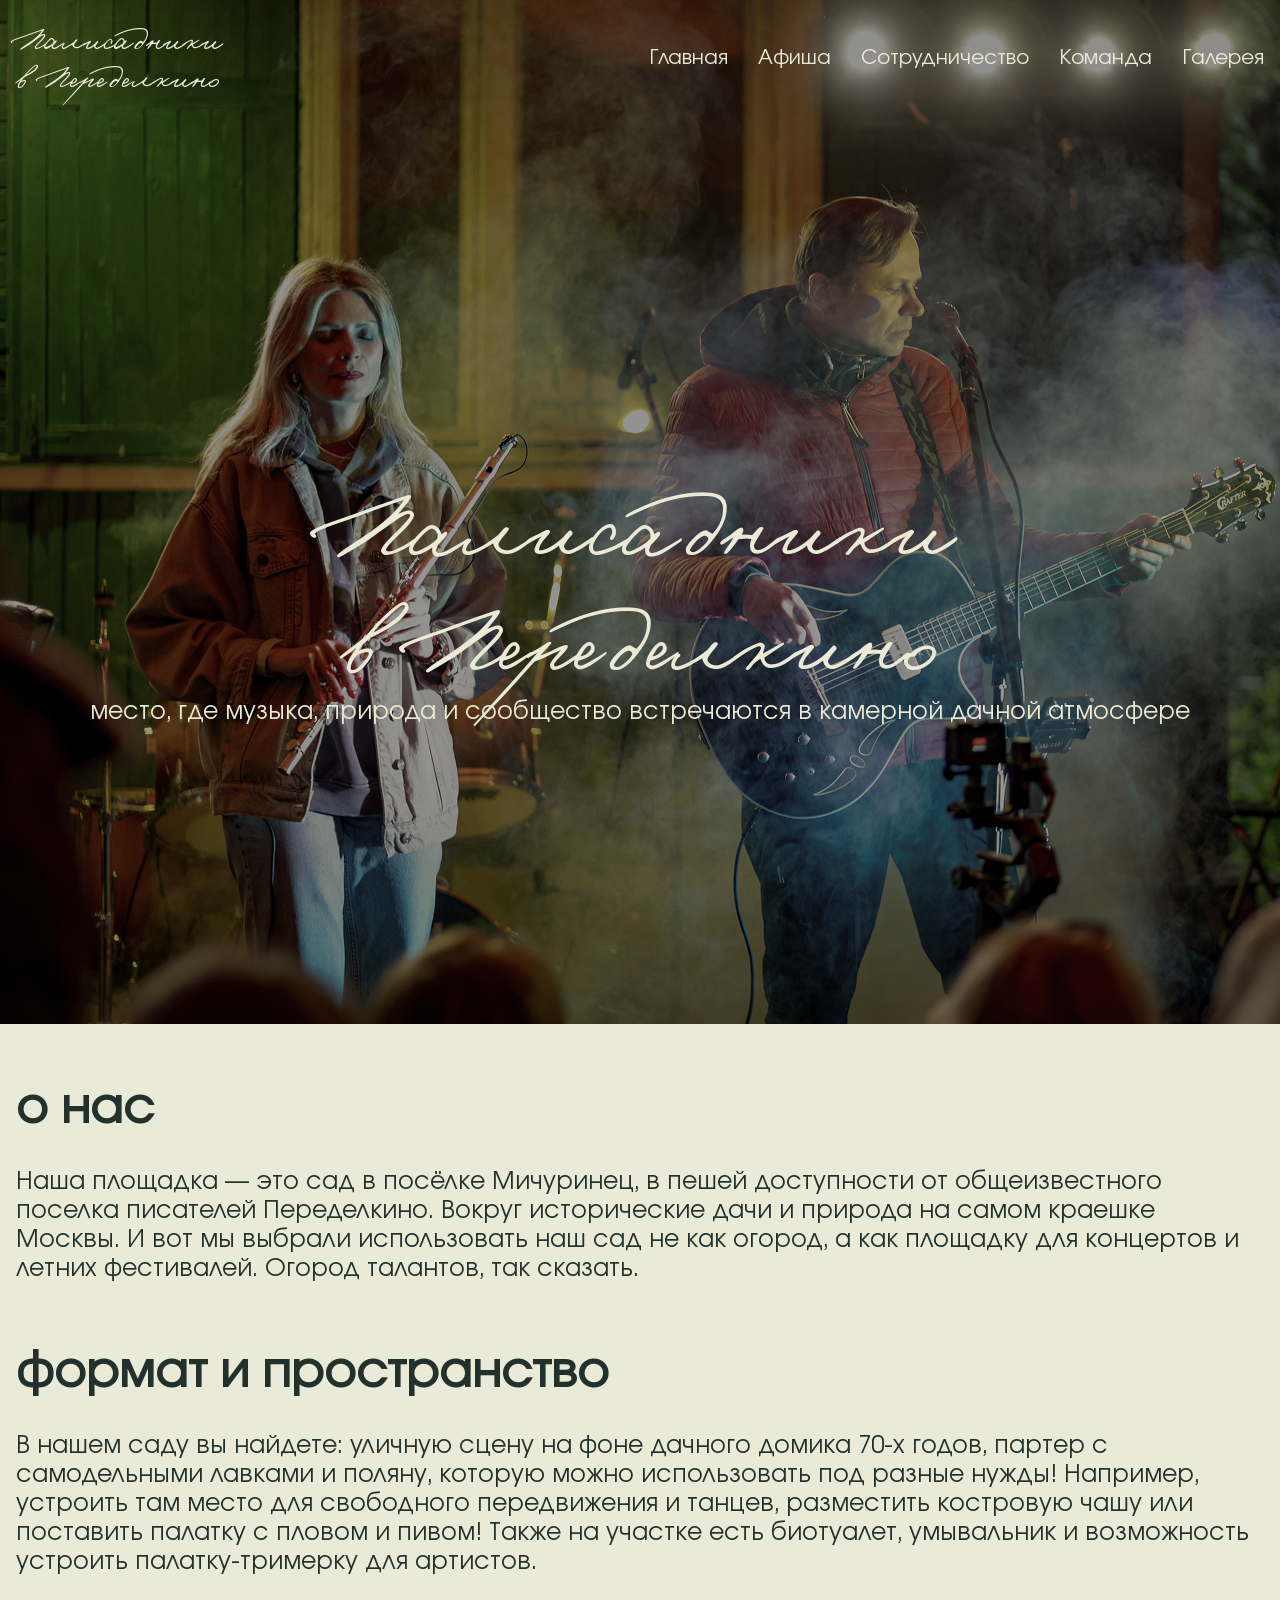
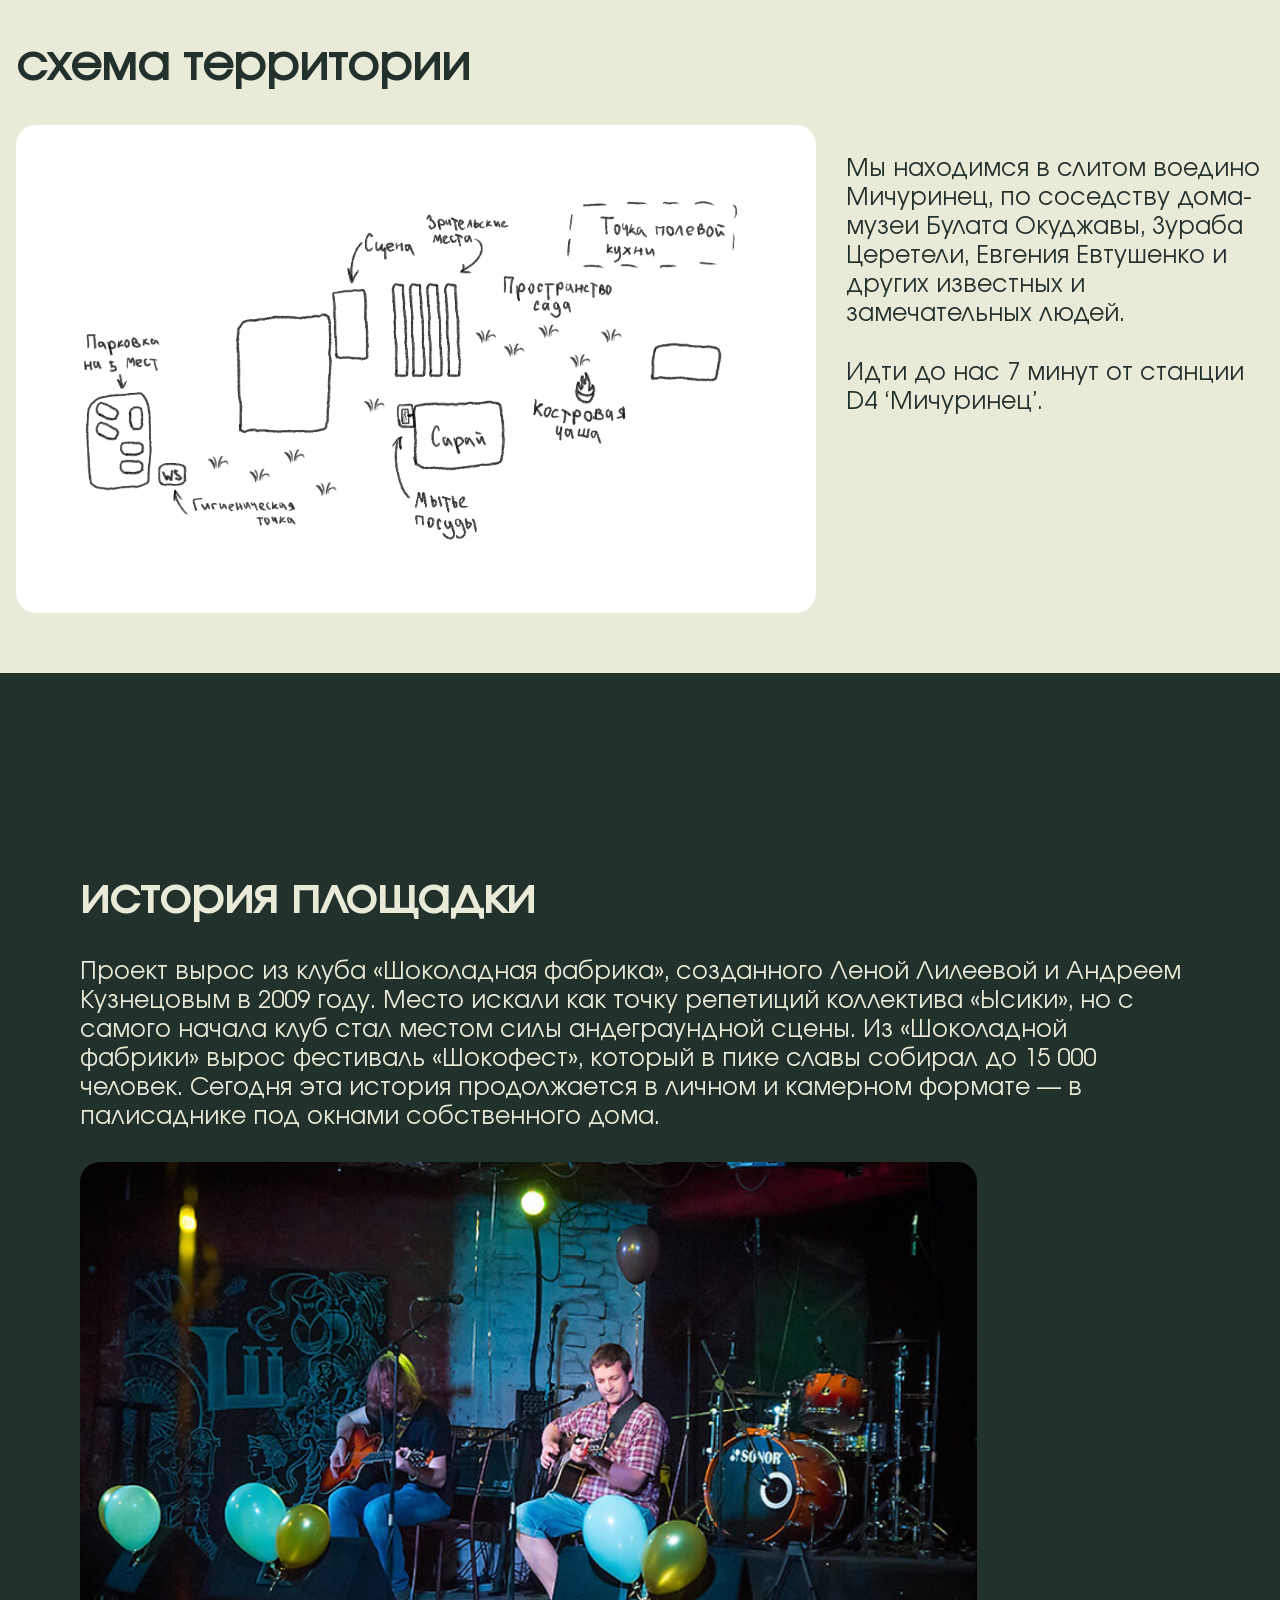
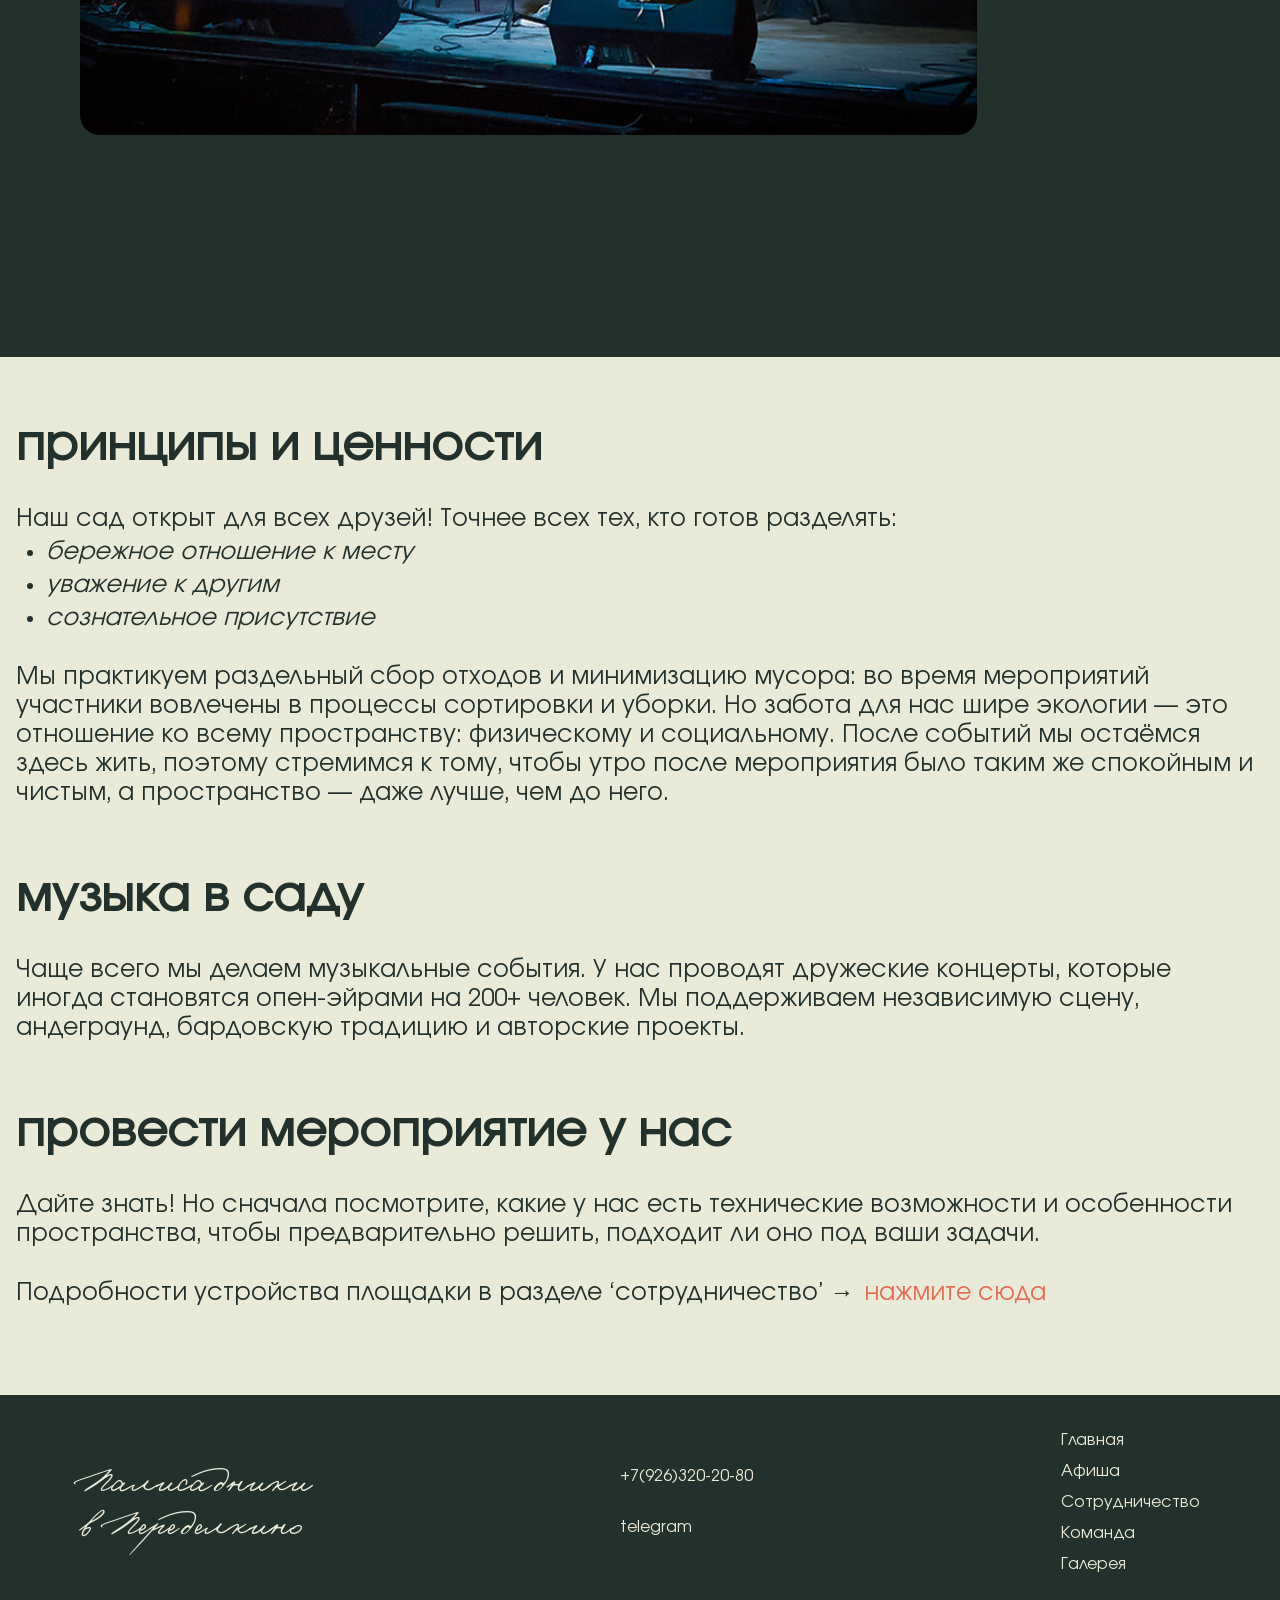
<file: index.html>
<!-- Файл: index.html -->
<!DOCTYPE html>
<html lang="ru">
<head>
    <meta charset="UTF-8">
    <meta name="viewport" content="width=device-width, initial-scale=1.0">
    <title>Палисадники в Переделкино — Главная</title>
    <link rel="stylesheet" href="style.css">
</head>
<body>
    <header class="header-main">
        <div class="header-main__menu center">
            <div class="header-main__logo">
                <span class="logo-main__text">Палисадники<br> в Переделкино</span>
            </div>
            <nav class="nav-main" aria-label="Основная навигация">
                <ul class="nav-main__list">
                    <a href="index.html" class="nav-main__link">Главная</a>
                    <a href="afisha.html" class="nav-main__link">Афиша</a>
                    <a href="cooperation.html" class="nav-main__link">Сотрудничество</a>
                    <a href="team.html" class="nav-main__link">Команда</a>
                    <a href="gallery.html" class="nav-main__link">Галерея</a>
                </ul>
            </nav>
        </div>
        <div class="center">
            <h1 class="header-main__text">Палисадники<br> в Переделкино</h1>
            <h3 class="header-main__subtext">место, где музыка, природа и сообщество встречаются в камерной дачной атмосфере</h3>
        </div>
    </header>

    <main class="main-content">
        <section class="about-us center">
            <h2 class="about-us__title">О нас</h2>
            <p class="about-us__text">
                Наша площадка — это сад в посёлке Мичуринец, в пешей доступности от общеизвестного поселка писателей Переделкино. 
                Вокруг исторические дачи и природа на самом краешке Москвы. И вот мы выбрали использовать наш сад не как огород, 
                а как площадку для концертов и летних фестивалей. Огород талантов, так сказать.
            </p>
        </section>

        <section class="format center">
            <h2 class="format__title">Формат и пространство</h2>
            <p class="format__text">
                В нашем саду вы найдете: уличную сцену на фоне дачного домика 70-х годов, партер с самодельными лавками и поляну, 
                которую можно использовать под разные нужды! Например, устроить там место для свободного передвижения и танцев, 
                разместить костровую чашу или поставить палатку с пловом и пивом! Также на участке есть биотуалет, умывальник 
                и возможность устроить палатку-тримерку для артистов.
            </p>
        </section>

        <section class="scheme center">
            <h2 class="scheme__title">Схема территории</h2>
            <div class="scheme__containers">
                <div class="scheme__container-img">
                    <img class="scheme__img" src="./img/scheme.JPG">
                </div>
                <div class="scheme__container-text">
                    <p class="scheme__text">Мы находимся в слитом воедино<br> Мичуринец, по соседству дома-<br>музеи Булата Окуджавы, Зураба<br> Церетели, Евгения Евтушенко и<br> других известных и<br> замечательных людей.</p>
                    <p class="scheme__text">Идти до нас 7 минут от станции<br> D4 ‘Мичуринец’.</p>
                </div>
            </div>
        </section>

        <section class="history">
            <h2 class="history__title">История площадки</h2>
            <div class="history__container">
                <p class="history__text">
                    Проект вырос из клуба «Шоколадная фабрика», созданного Леной Лилеевой и Андреем Кузнецовым в 2009 году. Место искали как точку репетиций коллектива «Ысики», но с самого начала клуб стал местом силы андеграундной сцены. Из «Шоколадной фабрики» вырос фестиваль «Шокофест», который в пике славы собирал до 15 000 человек. Сегодня эта история продолжается в личном и камерном формате — в палисаднике под окнами собственного дома.
                </p>
                <img class="history__img" src="img/history.png">
            </div>
        </section>

        <section class="principles center">
            <h2 class="principles__title">Принципы и ценности</h2>
            <p class="principles__intro">Наш сад открыт для всех друзей! Точнее всех тех, кто готов разделять:</p>
            <ul class="principles__list">
                <li class="principles__item">бережное отношение к месту</li>
                <li class="principles__item">уважение к другим</li>
                <li class="principles__item">сознательное присутствие</li>
            </ul>
            <p class="principles__ecology">
                Мы практикуем раздельный сбор отходов и минимизацию мусора: во время мероприятий участники вовлечены в процессы 
                сортировки и уборки. Но забота для нас шире экологии — это отношение ко всему пространству: физическому и социальному. 
                После событий мы остаёмся здесь жить, поэтому стремимся к тому, чтобы утро после мероприятия было таким же спокойным 
                и чистым, а пространство — даже лучше, чем до него.
            </p>
        </section>
        
        <section class="music center"> 
            <h2 class="music__title">музыка в саду</h2>
            <music class="music__text">Чаще всего мы делаем музыкальные события. У нас проводят дружеские концерты, которые иногда становятся опен-эйрами на 200+ человек. Мы поддерживаем независимую сцену, андеграунд, бардовскую традицию и авторские проекты.</music>
        </section>

        <section class="hosting center">
            <h2 class="hosting__title">провести мероприятие у нас</h2>
            <p class="hosting__text">
                Дайте знать! Но сначала посмотрите, какие у нас есть технические возможности и особенности пространства, 
                чтобы предварительно решить, подходит ли оно под ваши задачи.
            </p>
            <div class="hosting__container">
                <p class="hosting__text">Подробности устройства площадки в разделе ‘сотрудничество’ → </p>           
                <a href="cooperation.html" class="hosting__link"> нажмите сюда </a>
            </div>
        </section>
    </main>

    <footer class="footer">
        <a href="index.html" class="footer__logo">Палисадники<br> в Переделкино</a>
        <div class="footer__contacts">
            <a href="tel:+79263202080" class="contacts__phone contacts">+7(926)320-20-80</a>
            <a href="https://t.me/palisadniki_peredelkino/" class="contacts__telegram contacts">telegram</a>
        </div>
        <nav class="footer__nav" aria-label="Навигация в подвале">
            <ul class="footer__list">
                <a href="index.html" class="footer__link">Главная</a>
                <a href="afisha.html" class="footer__link">Афиша</a>
                <a href="cooperation.html" class="footer__link">Сотрудничество</a>
                <a href="team.html" class="footer__link">Команда</a>
                <a href="gallery.html" class="footer__link">Галерея</a>
            </ul>
        </nav>
    </footer>
</body>
</html>
</file>
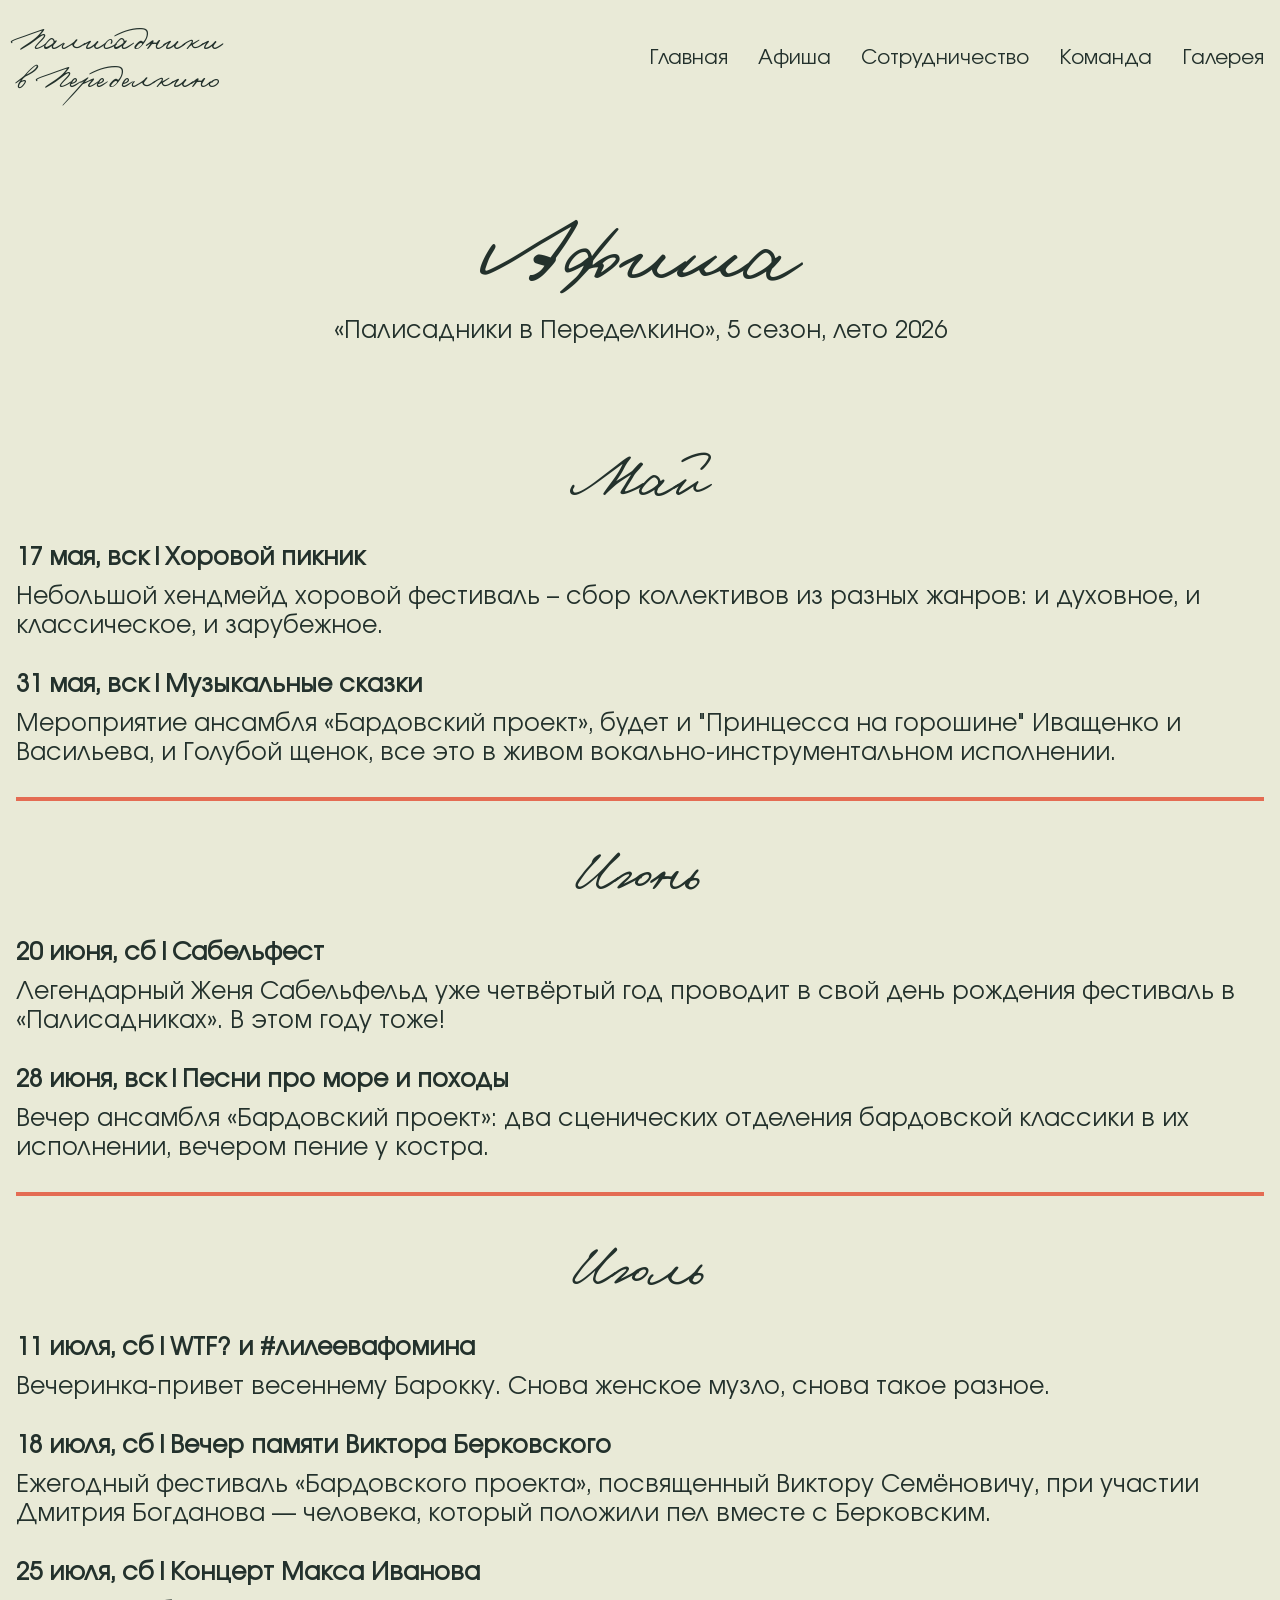
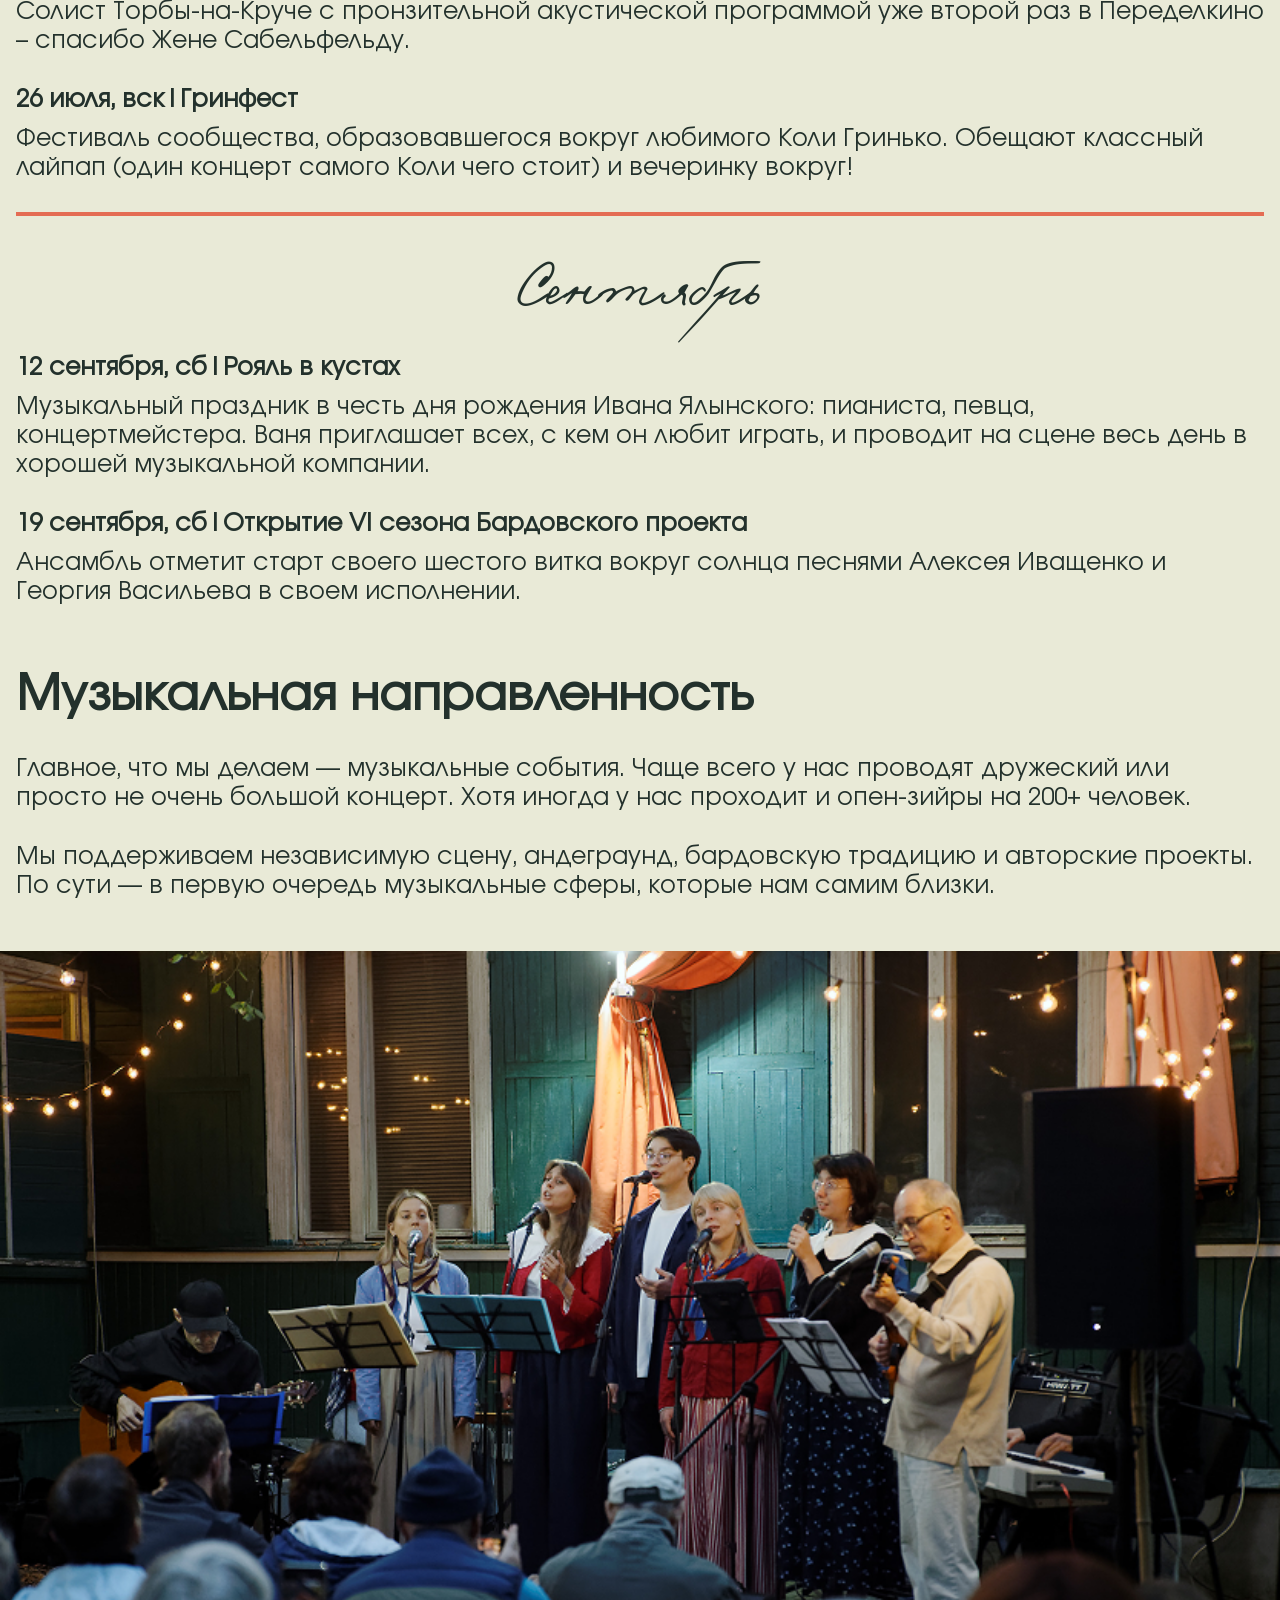
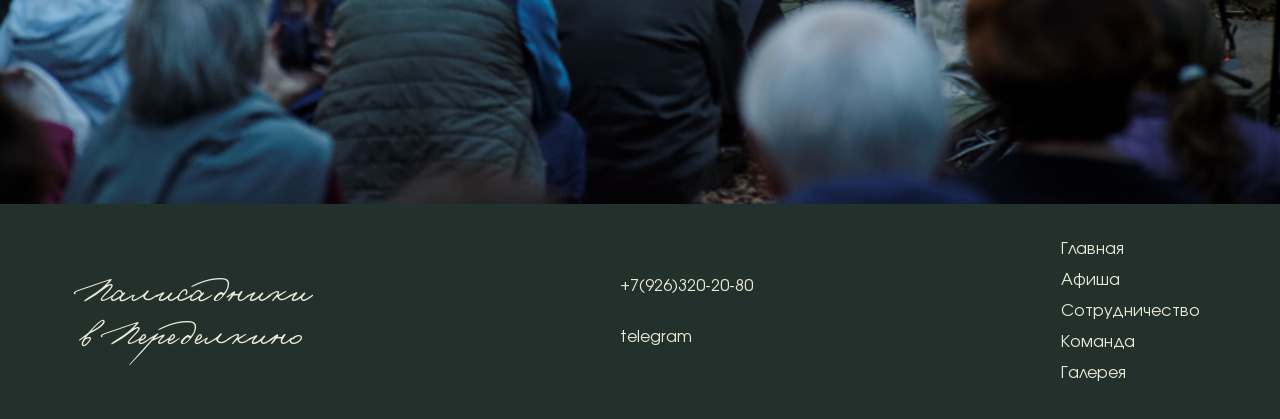
<file: afisha.html>
<!-- Файл: afisha.html -->
<!DOCTYPE html>
<html lang="ru">
<head>
    <meta charset="UTF-8">
    <meta name="viewport" content="width=device-width, initial-scale=1.0">
    <title>Палисадники в Переделкино — Афиша</title>
    <link rel="stylesheet" href="style.css">
</head>
<body>
    <header class="header center">
        <div class="header__menu">
            <div class="header__logo">
                <span class="logo__text">Палисадники<br> в Переделкино</span>
            </div>
            <nav class="nav" aria-label="Основная навигация">
                <ul class="nav__list">
                    <a href="index.html" class="nav__link">Главная</a>
                        <a href="afisha.html" class="nav__link">Афиша</a>
                        <a href="cooperation.html" class="nav__link">Сотрудничество</a>
                        <a href="team.html" class="nav__link">Команда</a>
                        <a href="gallery.html" class="nav__link">Галерея</a>
                </ul>
            </nav>
        </div>
    </header>

    <main class="main-content center">
        <section class="afisha-intro">
            <h2 class="afisha-intro__heading">Афиша</h2>
            <p class="afisha-intro__description">
               «Палисадники в Переделкино», 5 сезон, лето 2026
            </p>
        </section>

        <section class="events">
            <div class="events__list">
                <div class="events__may">
                    <h2 class="events__header">Май</h2>
                    <div class="events__item">
                        <h4 class="events__title">17 мая, вск|Хоровой пикник</h4>
                        <p class="events__description">Небольшой хендмейд хоровой фестиваль – сбор коллективов из разных жанров: и духовное, и классическое, и зарубежное.</p>
                    </div>
                    <div class="events__item">
                        <h4 class="events__title">31 мая, вск|Музыкальные сказки</h4>
                        <p class="events__description">Мероприятие ансамбля «Бардовский проект», будет и "Принцесса на горошине" Иващенко и Васильева, и Голубой щенок, все это в живом вокально-инструментальном исполнении.</p>
                    </div>
                </div>
                <hr class="modern-divider">
                <div class="events__june">
                    <h2 class="events__header">Июнь</h2>
                    <div class="events__item">
                        <h4 class="events__title">20 июня, сб|Сабельфест</h4>
                        <p class="events__description">Легендарный Женя Сабельфельд уже четвёртый год проводит в свой день рождения фестиваль в «Палисадниках». В этом году тоже!</p>
                    </div>
                    <div class="events__item">
                        <h4 class="events__title">28 июня, вск|Песни про море и походы</h4>
                        <p class="events__description">Вечер ансамбля «Бардовский проект»: два сценических отделения бардовской классики в их исполнении, вечером пение у костра.</p>
                    </div>
                </div>
                <hr class="modern-divider">
                <div class="events__july">
                    <h2 class="events__header">Июль</h2>
                    <div class="events__item">
                        <h4 class="events__title">11 июля, сб|WTF? и #лилеевафомина</h4>
                        <p class="events__description">Вечеринка-привет весеннему Барокку. Снова женское музло, снова такое разное.</p>
                    </div>
                    <div class="events__item">
                        <h4 class="events__title">18 июля, сб|Вечер памяти Виктора Берковского</h4>
                        <p class="events__description">Ежегодный фестиваль «Бардовского проекта», посвященный Виктору Семёновичу, при участии Дмитрия Богданова — человека, который положили пел вместе с Берковским.</p>
                    </div>
                    <div class="events__item">
                        <h4 class="events__title">25 июля, сб|Концерт Макса Иванова</h4>
                        <p class="events__description">Солист Торбы-на-Круче с пронзительной акустической программой уже второй раз в Переделкино – спасибо Жене Сабельфельду.</p>
                    </div>
                    <div class="events__item">
                        <h4 class="events__title">26 июля, вск|Гринфест</h4>
                        <p class="events__description">Фестиваль сообщества, образовавшегося вокруг любимого Коли Гринько. Обещают классный лайпап (один концерт самого Коли чего стоит) и вечеринку вокруг!</p>
                    </div>
                </div>
                <hr class="modern-divider">
                <div class="events__september">
                    <h2 class="events__header">Сентябрь</h2>
                    <div class="events__item">
                        <h4 class="events__title">12 сентября, сб|Рояль в кустах</h4>
                        <p class="events__description">Музыкальный праздник в честь дня рождения Ивана Ялынского: пианиста, певца, концертмейстера. Ваня приглашает всех, с кем он любит играть, и проводит на сцене весь день в хорошей музыкальной компании.</p>
                    </div>
                    <div class="events__item">
                        <h4 class="events__title">19 сентября, сб|Открытие VI сезона Бардовского проекта</h4>
                        <p class="events__description">Ансамбль отметит старт своего шестого витка вокруг солнца песнями Алексея Иващенко и Георгия Васильева в своем исполнении.</p>
                    </div>
                </div>
            </div>
        </section>

        <section class="afisha-note">
            <h2 class="afisha-note__title">Музыкальная направленность</h2>
            <p class="afisha-note__text">
                Главное, что мы делаем — музыкальные события. Чаще всего у нас проводят дружеский или просто не очень большой концерт. 
                Хотя иногда у нас проходит и опен-зийры на 200+ человек.
            </p>
            <p class="afisha-note__text">
                Мы поддерживаем независимую сцену, андеграунд, бардовскую традицию и авторские проекты. 
                По сути — в первую очередь музыкальные сферы, которые нам самим близки.
            </p>
        </section>
    </main>
    <img class="afisha__img" src="./img/afisha.png">
    <footer class="footer">
        <a href="index.html" class="footer__logo">Палисадники<br> в Переделкино</a>
        <div class="footer__contacts">
            <a href="tel:+79263202080" class="contacts__phone contacts">+7(926)320-20-80</a>
            <a href="https://t.me/palisadniki_peredelkino/" class="contacts__telegram contacts">telegram</a>
        </div>
        <nav class="footer__nav" aria-label="Навигация в подвале">
            <ul class="footer__list">
                <a href="index.html" class="footer__link">Главная</a>
                <a href="afisha.html" class="footer__link">Афиша</a>
                <a href="cooperation.html" class="footer__link">Сотрудничество</a>
                <a href="team.html" class="footer__link">Команда</a>
                <a href="gallery.html" class="footer__link">Галерея</a>
            </ul>
        </nav>
    </footer>
</body>
</html>
</html>
</file>
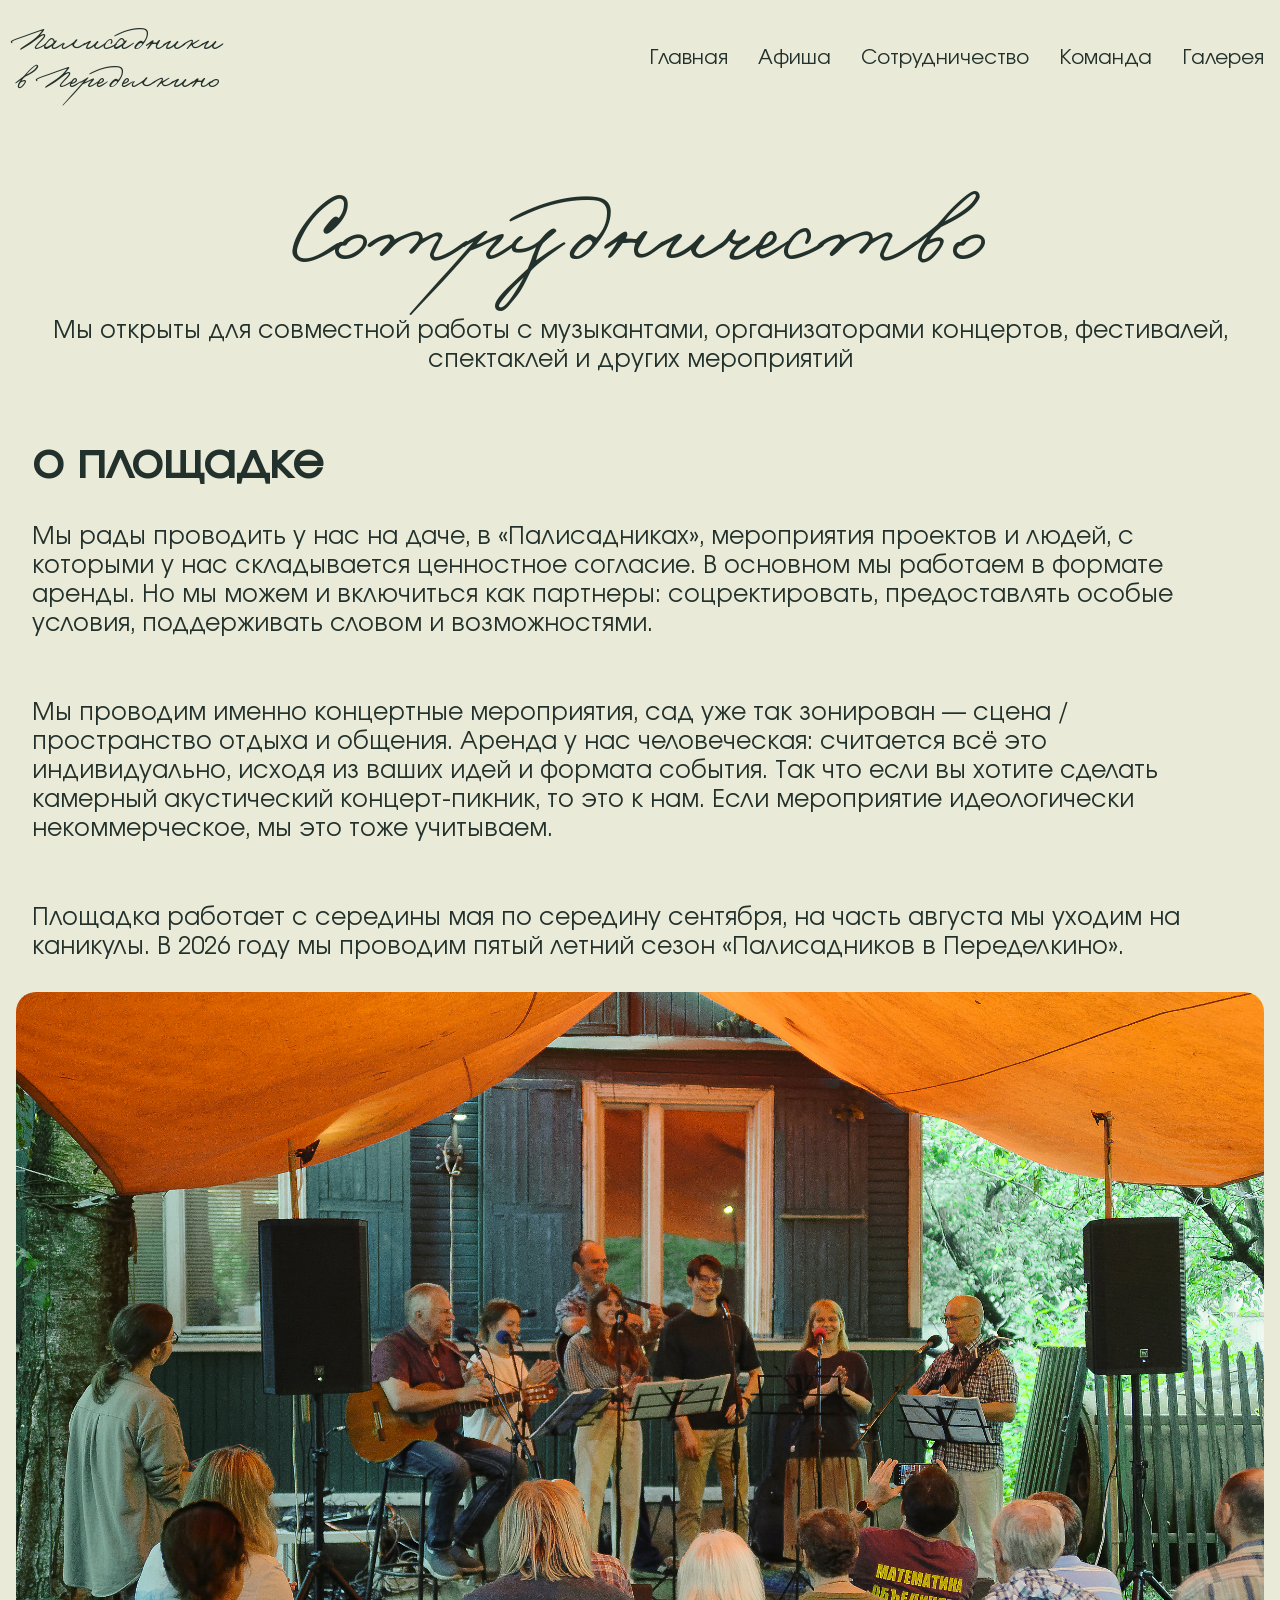
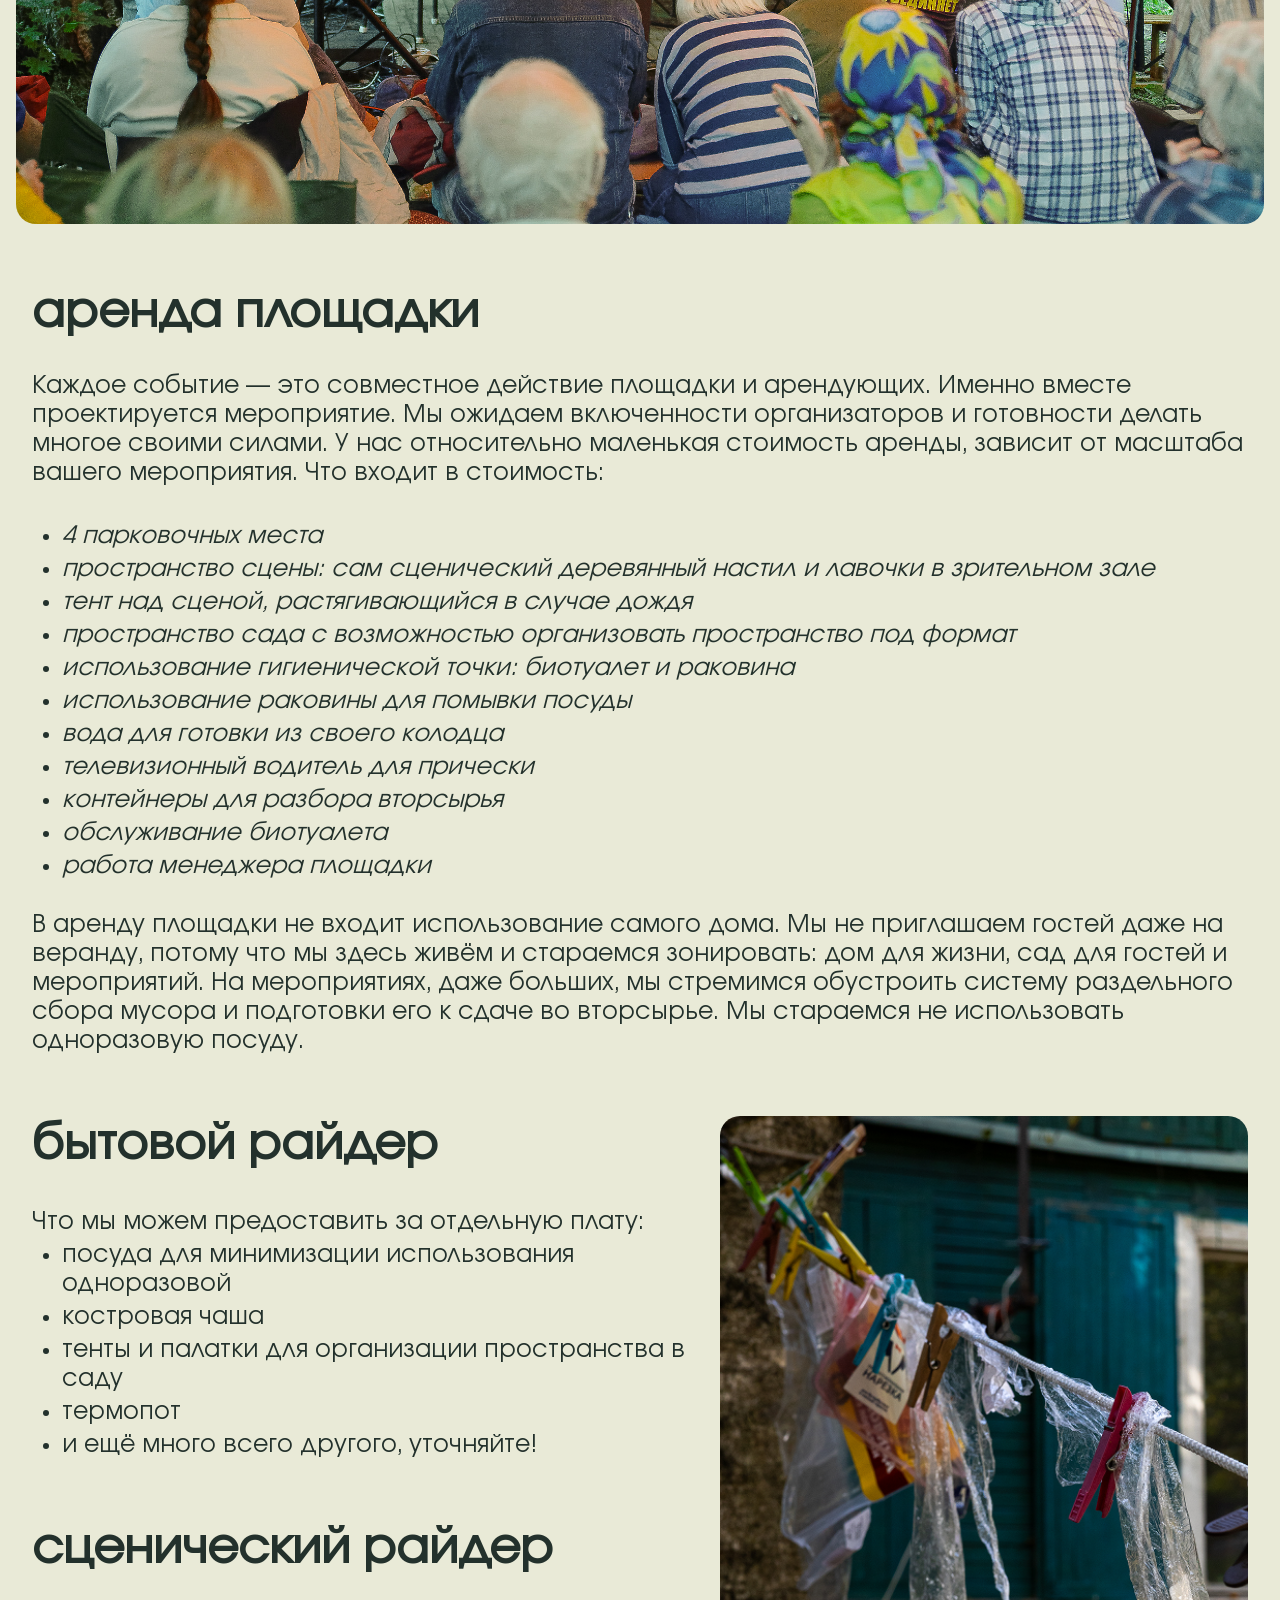
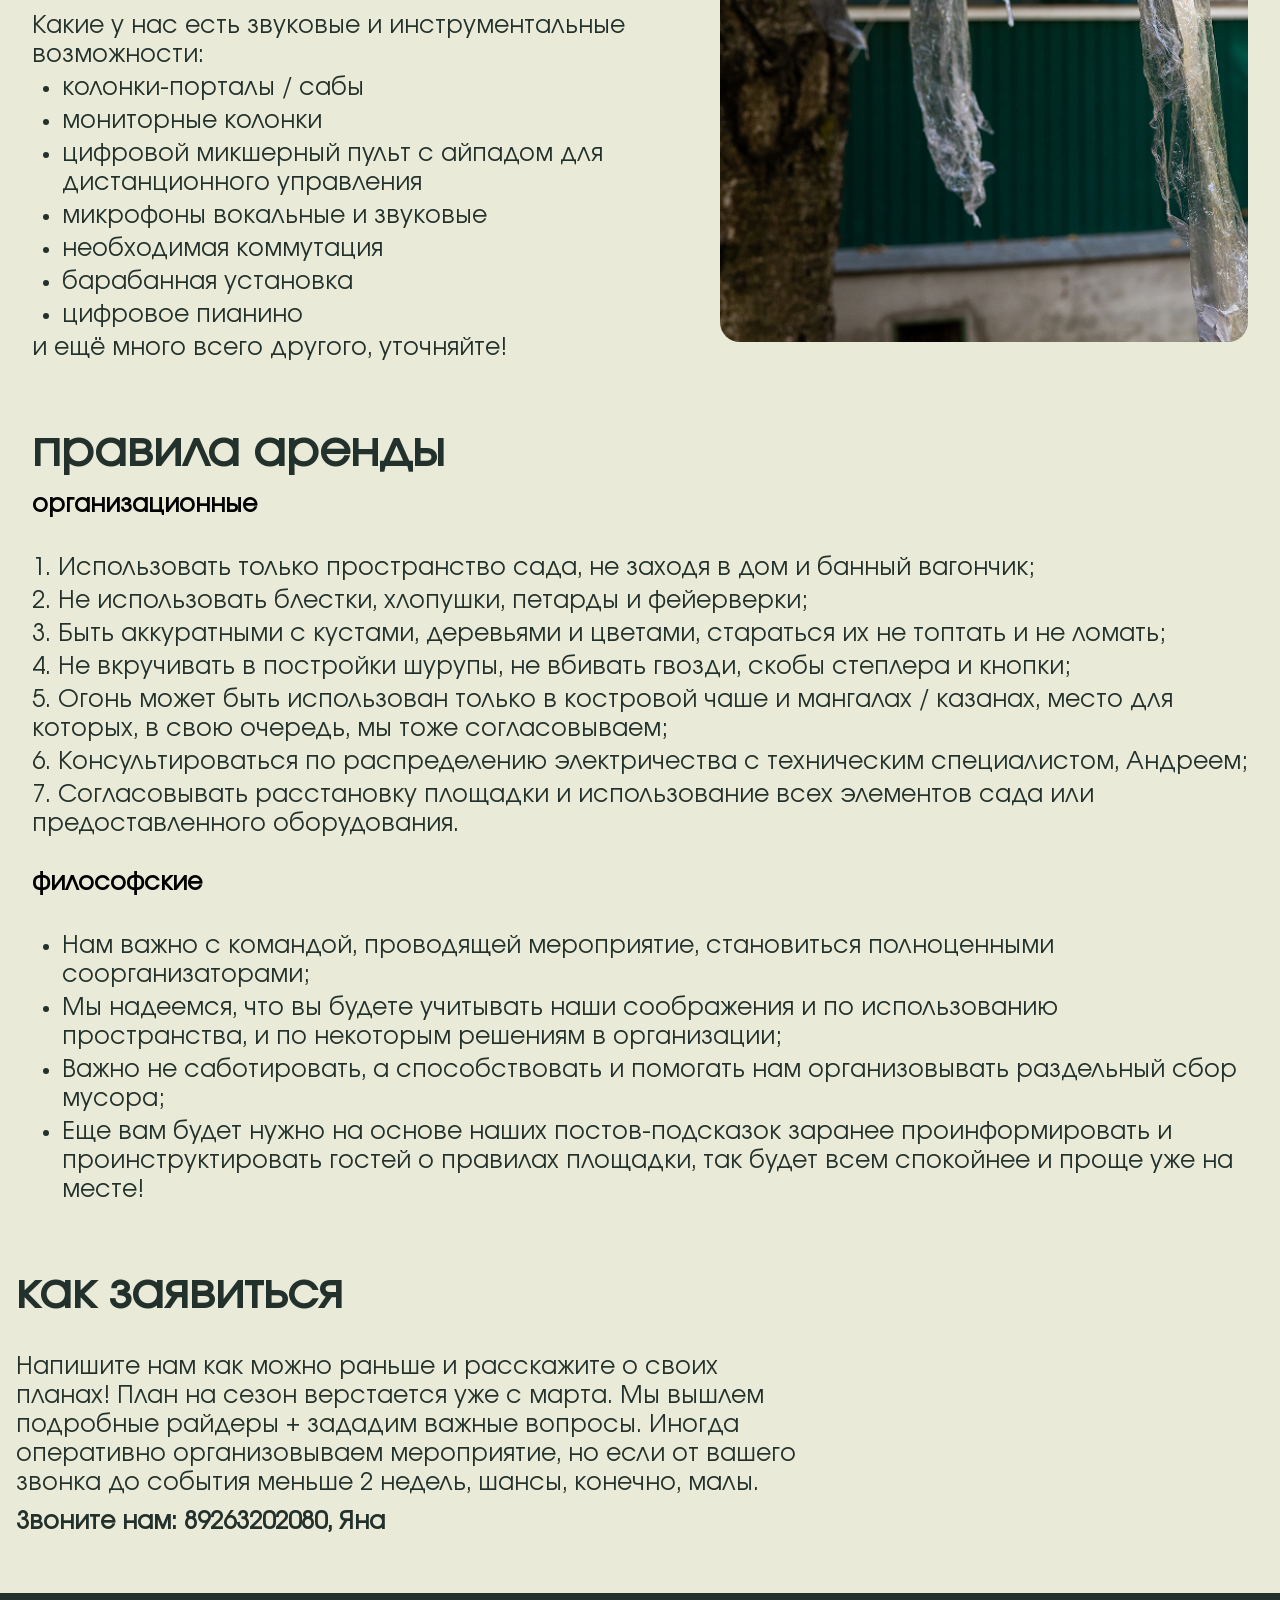
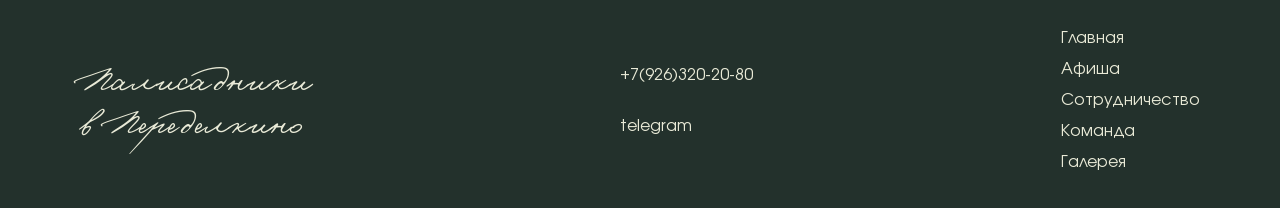
<file: cooperation.html>
<!-- Файл: сотрудничество.html -->
<!DOCTYPE html>
<html lang="ru">
<head>
    <meta charset="UTF-8">
    <meta name="viewport" content="width=device-width, initial-scale=1.0">
    <title>Палисадники в Переделкино — Сотрудничество</title>
    <link rel="stylesheet" href="style.css">
</head>
<body>
    <header class="header center">
        <div class="header__menu">
            <div class="header__logo">
                <span class="logo__text">Палисадники<br> в Переделкино</span>
            </div>
            <nav class="nav" aria-label="Основная навигация">
                <ul class="nav__list">
                    <a href="index.html" class="nav__link">Главная</a>
                        <a href="afisha.html" class="nav__link">Афиша</a>
                        <a href="cooperation.html" class="nav__link">Сотрудничество</a>
                        <a href="team.html" class="nav__link">Команда</a>
                        <a href="gallery.html" class="nav__link">Галерея</a>
                </ul>
            </nav>
        </div>
    </header>

    <main class="main-content">
        <section class="cooperation center">
            <h2 class="cooperation__heading">Сотрудничество</h2>
            <p class="cooperation__intro">Мы открыты для совместной работы с музыкантами, организаторами концертов, фестивалей, спектаклей и других мероприятий</p>

            <div class="cooperation__about center">
                <h3 class="about__title">о площадке</h3>
                <p class="about__text">Мы рады проводить у нас на даче, в «Палисадниках», мероприятия проектов и людей, с которыми у нас складывается ценностное согласие. В основном мы работаем в формате аренды. Но мы можем и включиться как партнеры: соцректировать, предоставлять особые условия, поддерживать словом и возможностями.</p>
                <p class="about__text">Мы проводим именно концертные мероприятия, сад уже так зонирован — сцена / пространство отдыха и общения. Аренда у нас человеческая: считается всё это индивидуально, исходя из ваших идей и формата события. Так что если вы хотите сделать камерный акустический концерт-пикник, то это к нам. Если мероприятие идеологически некоммерческое, мы это тоже учитываем.</p>
                <p class="about__text">Площадка работает с середины мая по середину сентября, на часть августа мы уходим на каникулы. В 2026 году мы проводим пятый летний сезон «Палисадников в Переделкино».</p>
            </div>
            <img src="./img/pic1.JPG" class="cooperation__img">
            <div class="cooperation__rent center">
                <h3 class="rent__title">аренда площадки</h3>
                <p class="rent__text">Каждое событие — это совместное действие площадки и арендующих. Именно вместе проектируется мероприятие. Мы ожидаем включенности организаторов и готовности делать многое своими силами. У нас относительно маленькая стоимость аренды, зависит от масштаба вашего мероприятия. Что входит в стоимость:</p>
                <ul class="rent__list">
                    <li class="rent__item">4 парковочных места</li>
                    <li class="rent__item">пространство сцены: сам сценический деревянный настил и лавочки в зрительном зале</li>
                    <li class="rent__item">тент над сценой, растягивающийся в случае дождя</li>
                    <li class="rent__item">пространство сада с возможностью организовать пространство под формат</li>
                    <li class="rent__item">использование гигиенической точки: биотуалет и раковина</li>
                    <li class="rent__item">использование раковины для помывки посуды</li>
                    <li class="rent__item">вода для готовки из своего колодца</li>
                    <li class="rent__item">телевизионный водитель для прически</li>
                    <li class="rent__item">контейнеры для разбора вторсырья</li>
                    <li class="rent__item">обслуживание биотуалета</li>
                    <li class="rent__item">работа менеджера площадки</li>
                </ul>
                <p class="rent__text">В аренду площадки не входит использование самого дома. Мы не приглашаем гостей даже на веранду, потому что мы здесь живём и стараемся зонировать: дом для жизни, сад для гостей и мероприятий. На мероприятиях, даже больших, мы стремимся обустроить систему раздельного сбора мусора и подготовки его к сдаче во вторсырье. Мы стараемся не использовать одноразовую посуду.</p>
            </div>
            <div class="cooperation__rider center">
                <div class="rider__container-text">
                    <div class="rider">
                        <h3 class="rider__title">бытовой райдер</h3>
                        <p class="rider__item">Что мы можем предоставить за отдельную плату:</p>
                        <ul class="rider__list">
                            <li class="rider__item">посуда для минимизации использования одноразовой</li>
                            <li class="rider__item">костровая чаша</li>
                            <li class="rider__item">тенты и палатки для организации пространства в саду</li>
                            <li class="rider__item">термопот</li>
                            <li class="rider__item">и ещё много всего другого, уточняйте!</li>
                        </ul>
                    </div>
                    <div class="cooperation__technical">
                        <h3 class="technical__title">сценический райдер</h3>
                        <p class="technical__item">Какие у нас есть звуковые и инструментальные возможности:</p>
                        <ul class="technical__list">
                            <li class="technical__item">колонки-порталы / сабы</li>
                            <li class="technical__item">мониторные колонки</li>
                            <li class="technical__item">цифровой микшерный пульт с айпадом для<br> дистанционного управления</li>
                            <li class="technical__item">микрофоны вокальные и звуковые</li>
                            <li class="technical__item">необходимая коммутация</li>
                            <li class="technical__item">барабанная установка</li>
                            <li class="technical__item">цифровое пианино</li>
                        </ul>
                        <p class="technical__item">и ещё много всего другого, уточняйте!</p>
                    </div>
                </div>
                <div class="rider__container-img">
                    <img src="./img/IMG_38 1.png" class="rider__img">
                </div>
            </div>
            <div class="cooperation__rules center">
                <h2 class="rules__title">правила аренды</h2>
                <div class="rules__organisation">
                    <h3 class="organisation__title">организационные</h3>
                    <p class="organisation__item">1. Использовать только пространство сада, не заходя в дом и банный вагончик;</p>
                    <p class="organisation__item">2. Не использовать блестки, хлопушки, петарды и фейерверки;</p>
                    <p class="organisation__item">3. Быть аккуратными с кустами, деревьями и цветами, стараться их не топтать и не ломать;</p>
                    <p class="organisation__item">4. Не вкручивать в постройки шурупы, не вбивать гвозди, скобы степлера и кнопки;</p>
                    <p class="organisation__item">5. Огонь может быть использован только в костровой чаше и мангалах / казанах, место для которых, в свою очередь, мы тоже согласовываем;</p>
                    <p class="organisation__item">6. Консультироваться по распределению электричества с техническим специалистом, Андреем;</p>
                    <p class="organisation__item">7. Согласовывать расстановку площадки и использование всех элементов сада или предоставленного оборудования.</p>
                </div>
                <div class="rules__philosophy">
                    <h3 class="philosophy__title">философские</h3>
                    <ul class="philosophy__list">
                        <li class="philosophy__item">Нам важно с командой, проводящей мероприятие, становиться полноценными соорганизаторами;</li>
                        <li class="philosophy__item">Мы надеемся, что вы будете учитывать наши соображения и по использованию пространства, и по некоторым решениям в организации;</li>
                        <li class="philosophy__item">Важно не саботировать, а способствовать и помогать нам организовывать раздельный сбор мусора;</li>
                        <li class="philosophy__item">Еще вам будет нужно на основе наших постов-подсказок заранее проинформировать и проинструктировать гостей о правилах площадки, так будет всем спокойнее и проще уже на месте!</li>
                    </ul>
                </div>

            </div>

            <div class="cooperation__apply">
                <h3 class="apply__title">как заявиться</h3>
                <p class="apply__text">Напишите нам как можно раньше и расскажите о своих<br> планах! План на сезон верстается уже с марта. Мы вышлем<br> подробные райдеры + зададим важные вопросы. Иногда<br> оперативно организовываем мероприятие, но если от вашего<br> звонка до события меньше 2 недель, шансы, конечно, малы.</p>
                <p class="apply__contact">Звоните нам: 89263202080, Яна</p>
            </div>
        </section>
    </main>

    <footer class="footer">
        <a href="index.html" class="footer__logo">Палисадники<br> в Переделкино</a>
        <div class="footer__contacts">
            <a href="tel:+79263202080" class="contacts__phone contacts">+7(926)320-20-80</a>
            <a href="https://t.me/palisadniki_peredelkino/" class="contacts__telegram contacts">telegram</a>
        </div>
        <nav class="footer__nav" aria-label="Навигация в подвале">
            <ul class="footer__list">
                <a href="index.html" class="footer__link">Главная</a>
                <a href="afisha.html" class="footer__link">Афиша</a>
                <a href="cooperation.html" class="footer__link">Сотрудничество</a>
                <a href="team.html" class="footer__link">Команда</a>
                <a href="gallery.html" class="footer__link">Галерея</a>
            </ul>
        </nav>
    </footer>
</body>
</html>
</file>
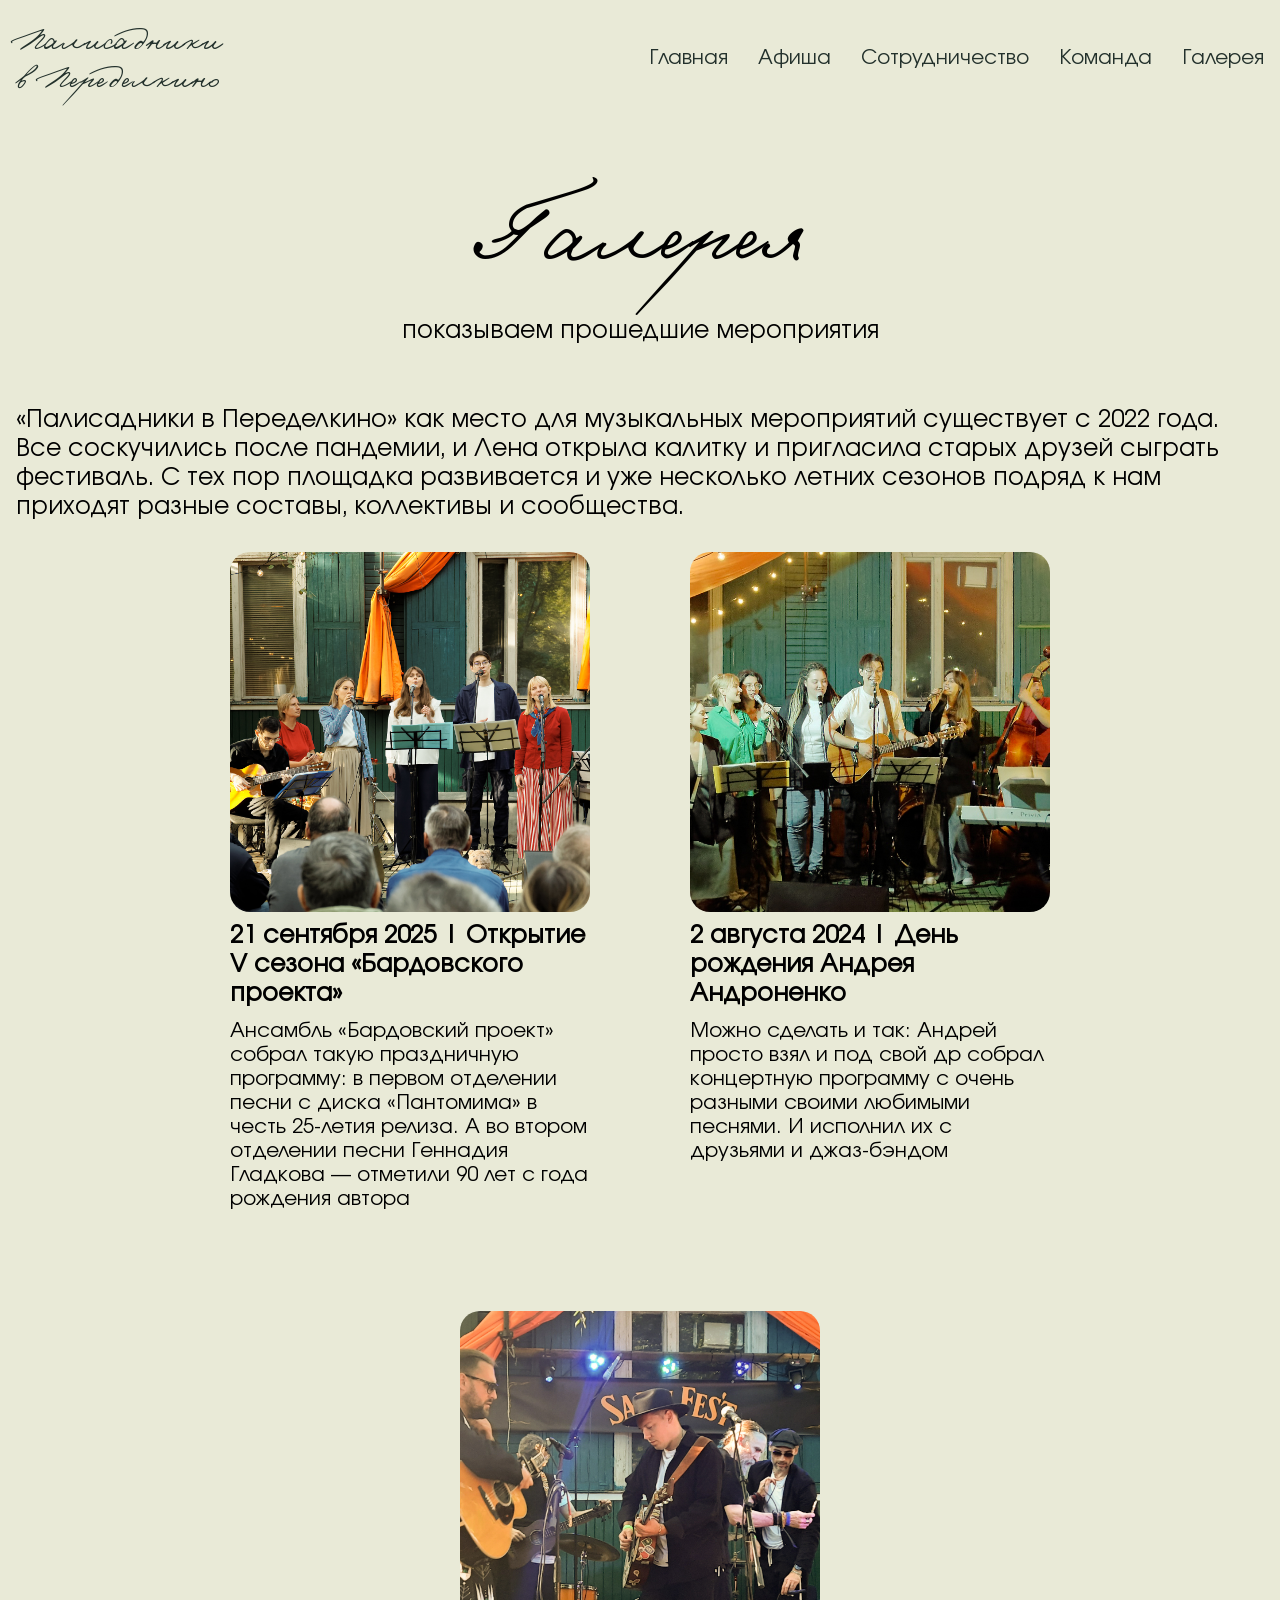
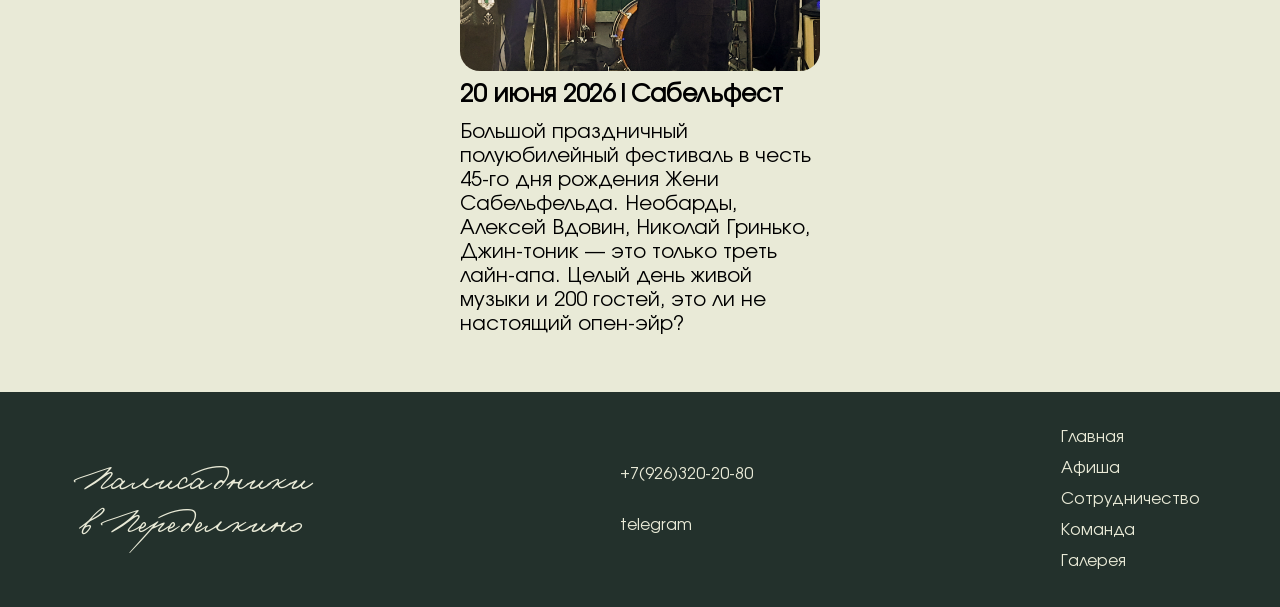
<file: gallery.html>
<!-- Файл: gallery.html -->
<!DOCTYPE html>
<html lang="ru">
<head>
    <meta charset="UTF-8">
    <meta name="viewport" content="width=device-width, initial-scale=1.0">
    <title>Палисадники в Переделкино — Галерея</title>
    <link rel="stylesheet" href="style.css">
</head>
<body>
    <header class="header center">
        <div class="header__menu">
            <div class="header__logo">
                <span class="logo__text">Палисадники<br> в Переделкино</span>
            </div>
            <nav class="nav" aria-label="Основная навигация">
                <ul class="nav__list">
                    <a href="index.html" class="nav__link">Главная</a>
                        <a href="afisha.html" class="nav__link">Афиша</a>
                        <a href="cooperation.html" class="nav__link">Сотрудничество</a>
                        <a href="team.html" class="nav__link">Команда</a>
                        <a href="gallery.html" class="nav__link">Галерея</a>
                </ul>
            </nav>
        </div>
    </header>

    <main class="main-content">
        <section class="archive center">
            <h2 class="archive__heading">Галерея</h2>
            <p class="archive__subtitle">показываем прошедшие мероприятия</p>
            <p class="archive__description">
                «Палисадники в Переделкино» как место для музыкальных мероприятий существует с 2022 года. 
                Все соскучились после пандемии, и Лена открыла калитку и пригласила старых друзей сыграть фестиваль. 
                С тех пор площадка развивается и уже несколько летних сезонов подряд к нам приходят разные составы, коллективы и сообщества.
            </p>

            <div class="archive__list">
                <div class="archive__item">
                    <img class="archive__img"  src="./img/bardovskii_proekt.JPG">
                    <h4 class="archive__title">21 сентября 2025 | Открытие V сезона «Бардовского проекта»</h4>
                    <p class="archive__event-description">Ансамбль «Бардовский проект» собрал такую праздничную программу: в первом отделении песни с диска «Пантомима» в честь 25-летия релиза. А во втором отделении песни Геннадия Гладкова — отметили 90 лет с года рождения автора</p>
                </div>
                <div class="archive__item">
                    <img class="archive__img" src="./img/dr_andreya.JPG">
                    <h4 class="archive__title">2 августа 2024 | День рождения Андрея Андроненко</h4>
                    <p class="archive__event-description">Можно сделать и так: Андрей просто взял и под свой др собрал концертную программу с очень разными своими любимыми песнями. И исполнил их с друзьями и джаз-бэндом</p>
                </div>
                <div class="archive__item">
                    <img class="archive__img" src="./img/sabelfest.JPG">
                    <h4 class="archive__title">20 июня 2026|Сабельфест</h4>
                    <p class="archive__event-description">Большой праздничный полуюбилейный фестиваль в честь 45-го дня рождения Жени Сабельфельда. Необарды, Алексей Вдовин, Николай Гринько, Джин-тоник — это только треть лайн-апа. Целый день живой музыки и 200 гостей, это ли не настоящий опен-эйр?</p>
                </div>
            </div>
        </section>
    </main>

    <footer class="footer">
        <a href="index.html" class="footer__logo">Палисадники<br> в Переделкино</a>
        <div class="footer__contacts">
            <a href="tel:+79263202080" class="contacts__phone contacts">+7(926)320-20-80</a>
            <a href="https://t.me/palisadniki_peredelkino/" class="contacts__telegram contacts">telegram</a>
        </div>
        <nav class="footer__nav" aria-label="Навигация в подвале">
            <ul class="footer__list">
                <a href="index.html" class="footer__link">Главная</a>
                <a href="afisha.html" class="footer__link">Афиша</a>
                <a href="cooperation.html" class="footer__link">Сотрудничество</a>
                <a href="team.html" class="footer__link">Команда</a>
                <a href="gallery.html" class="footer__link">Галерея</a>
            </ul>
        </nav>
    </footer>
</body>
</html>
</file>
<file: style.css>
@charset "UTF-8";
@font-face {
  font-family: "Gogol";
  src: url("./regular/gogol.ttf") format("truetype");
}
@font-face {
  font-family: "Involve";
  src: url("./regular/involve.woff") format("truetype");
}
* {
  margin: 0;
  padding: 0;
  box-sizing: border-box;
}

body {
  font-family: "Involve", sans-serif;
  font-optical-sizing: auto;
  font-weight: 400;
  font-style: normal;
  max-width: 100%;
  overflow-x: hidden;
}

html {
  scroll-behavior: smooth;
  overflow-x: hidden;
}

a {
  text-decoration: none;
}

.center {
  padding-left: max(16px, 50% - 640px);
  padding-right: max(16px, 50% - 640px);
}

img {
  max-width: 100%;
  height: auto;
  display: block;
}

.header-main {
  background-image: url(./img/preview.jpg);
  background-repeat: no-repeat;
  background-size: cover;
  min-height: 1024px;
  background-color: #E9EAD7;
}
.header-main__menu {
  width: 100%;
  display: flex;
  flex-direction: row;
  justify-content: space-between;
  align-items: center;
  padding-top: 20px;
  padding-bottom: 20px;
}
.header-main__text {
  color: rgb(234, 234, 215);
  font-family: "Gogol";
  font-style: Regular;
  font-size: 96px;
  font-weight: 400;
  line-height: 115px;
  letter-spacing: 0%;
  text-align: center;
  margin-top: 352px;
}
.header-main__subtext {
  color: rgb(234, 234, 215);
  font-family: "Involve";
  font-style: Regular;
  font-size: 24px;
  font-weight: 400;
  line-height: 29px;
  letter-spacing: 0%;
  text-align: center;
}

.logo-main__text {
  color: rgb(234, 234, 215);
  font-family: "Gogol";
  font-style: Regular;
  font-size: 32px;
  font-weight: 400;
  line-height: 38px;
  letter-spacing: 0%;
  text-align: left;
}

.nav-main__list {
  display: flex;
  flex-direction: row;
  justify-content: flex-start;
  align-items: center;
  gap: 30px;
  flex-wrap: wrap;
}
.nav-main__link {
  color: rgb(234, 234, 215);
  font-family: "Involve";
  font-style: Regular;
  font-size: 20px;
  font-weight: 400;
  line-height: 24px;
  letter-spacing: 0%;
  text-align: left;
}

.header {
  background-color: #E9EAD7;
}
.header__menu {
  width: 100%;
  display: flex;
  flex-direction: row;
  justify-content: space-between;
  align-items: center;
  padding-top: 20px;
  padding-bottom: 20px;
}

.logo__text {
  color: #23312C;
  font-family: "Gogol";
  font-style: Regular;
  font-size: 32px;
  font-weight: 400;
  line-height: 38px;
  letter-spacing: 0%;
  text-align: left;
}

.nav__list {
  display: flex;
  flex-direction: row;
  justify-content: flex-start;
  align-items: center;
  gap: 30px;
  flex-wrap: wrap;
}
.nav__link {
  color: #23312C;
  font-family: "Involve";
  font-style: Regular;
  font-size: 20px;
  font-weight: 400;
  line-height: 24px;
  letter-spacing: 0%;
  text-align: left;
}

.main-content {
  background-color: #E9EAD7;
}

.about-us {
  padding-top: 56px;
}
.about-us__title {
  color: rgb(35, 49, 44);
  font-family: "Involve";
  font-style: SemiBold;
  font-size: 48px;
  font-weight: 600;
  line-height: 58px;
  letter-spacing: 0%;
  text-align: left;
  text-transform: lowercase;
}
.about-us__text {
  color: rgb(35, 49, 44);
  font-family: "Involve";
  font-style: Regular;
  font-size: 24px;
  font-weight: 400;
  line-height: 29px;
  letter-spacing: 0%;
  text-align: left;
  padding-top: 30px;
}

.format {
  padding-top: 60px;
}
.format__title {
  color: rgb(35, 49, 44);
  font-family: "Involve";
  font-style: SemiBold;
  font-size: 48px;
  font-weight: 600;
  line-height: 58px;
  letter-spacing: 0%;
  text-align: left;
  text-transform: lowercase;
}
.format__text {
  color: rgb(35, 49, 44);
  font-family: "Involve";
  font-style: Regular;
  font-size: 24px;
  font-weight: 400;
  line-height: 29px;
  letter-spacing: 0%;
  text-align: left;
  padding-top: 30px;
}

.scheme {
  padding-top: 60px;
}
.scheme__title {
  color: rgb(35, 49, 44);
  font-family: "Involve";
  font-style: SemiBold;
  font-size: 48px;
  font-weight: 600;
  line-height: 58px;
  letter-spacing: 0%;
  text-align: left;
  text-transform: lowercase;
}
.scheme__text {
  padding-top: 30px;
  color: rgb(35, 49, 44);
  font-family: "Involve";
  font-style: Regular;
  font-size: 24px;
  font-weight: 400;
  line-height: 29px;
  letter-spacing: 0%;
  text-align: left;
}
.scheme__containers {
  padding-top: 30px;
  display: flex;
  gap: 30px;
  flex-wrap: wrap;
  padding-bottom: 60px;
}
.scheme__img {
  width: 800px;
  height: 488px;
  border-radius: 20px;
  background: rgb(184, 184, 184);
}

.history {
  padding-left: 80px;
  padding-right: 80px;
  background-color: #23312C;
  width: 100%;
}
.history__title {
  padding-top: 197px;
  color: rgb(233, 234, 215);
  font-family: "Involve";
  font-style: SemiBold;
  font-size: 48px;
  font-weight: 600;
  line-height: 58px;
  letter-spacing: 0%;
  text-align: left;
  text-transform: lowercase;
}
.history__container {
  display: flex;
  flex-direction: row;
  align-items: center;
  justify-content: space-between;
  gap: 30px;
  flex-wrap: wrap;
  padding-bottom: 222px;
  padding-top: 30px;
}
.history__text {
  flex: 1 1 420px;
  color: rgb(233, 234, 215);
  font-family: "Involve";
  font-style: Regular;
  font-size: 24px;
  font-weight: 400;
  line-height: 29px;
  letter-spacing: 0%;
  text-align: left;
}
.history__img {
  flex: 1 1 520px;
  width: 100%;
  max-width: 897px;
  height: auto;
  -o-object-fit: contain;
     object-fit: contain;
  border-radius: 20px;
}

.principles__title {
  padding-top: 60px;
  color: rgb(35, 49, 44);
  font-family: "Involve";
  font-style: SemiBold;
  font-size: 48px;
  font-weight: 600;
  line-height: 58px;
  letter-spacing: 0%;
  text-align: left;
  text-transform: lowercase;
}
.principles__intro {
  padding-top: 30px;
  color: rgb(35, 49, 44);
  font-family: "Involve";
  font-style: SemiBold;
  font-size: 24px;
  font-weight: 400;
  line-height: 29px;
  letter-spacing: 0%;
  text-align: left;
}
.principles__list {
  padding-left: 30px;
}
.principles__item {
  padding-top: 4px;
  color: rgb(35, 49, 44);
  font-family: "Involve";
  font-style: Oblique;
  font-size: 24px;
  font-weight: 400;
  line-height: 29px;
  letter-spacing: 0%;
  text-align: left;
}
.principles__ecology {
  padding-top: 30px;
  color: rgb(35, 49, 44);
  font-family: "Involve";
  font-style: SemiBold;
  font-size: 24px;
  font-weight: 400;
  line-height: 29px;
  letter-spacing: 0%;
  text-align: left;
}

.music__title {
  padding-top: 60px;
  padding-bottom: 30px;
  color: rgb(35, 49, 44);
  font-family: "Involve";
  font-style: SemiBold;
  font-size: 48px;
  font-weight: 600;
  line-height: 58px;
  letter-spacing: 0%;
  text-align: left;
  text-transform: lowercase;
}
.music__text {
  color: rgb(35, 49, 44);
  font-family: "Involve";
  font-style: Regular;
  font-size: 24px;
  font-weight: 400;
  line-height: 29px;
  letter-spacing: 0%;
  text-align: left;
}

.hosting {
  padding-bottom: 87px;
}
.hosting__title {
  padding-top: 60px;
  padding-bottom: 30px;
  color: rgb(35, 49, 44);
  font-family: "Involve";
  font-style: SemiBold;
  font-size: 48px;
  font-weight: 600;
  line-height: 58px;
  letter-spacing: 0%;
  text-align: left;
  text-transform: lowercase;
}
.hosting__container {
  padding-top: 30px;
  display: flex;
  flex-direction: row;
  align-items: start;
  gap: 10px;
  flex-wrap: wrap;
}
.hosting__text {
  color: rgb(35, 49, 44);
  font-family: "Involve";
  font-style: Regular;
  font-size: 24px;
  font-weight: 400;
  line-height: 29px;
  letter-spacing: 0%;
  text-align: left;
}
.hosting__link {
  font-family: "Involve";
  font-style: Regular;
  font-size: 24px;
  font-weight: 400;
  line-height: 29px;
  letter-spacing: 0%;
  text-align: left;
  color: rgb(228, 108, 83);
}

.afisha-intro__heading {
  color: rgb(35, 49, 44);
  font-family: "Gogol";
  font-style: Regular;
  font-size: 96px;
  font-weight: 400;
  line-height: 115px;
  letter-spacing: 0%;
  text-align: center;
  padding-top: 76px;
  padding-bottom: 10px;
}
.afisha-intro__description {
  color: rgb(35, 49, 44);
  font-family: "Involve";
  font-style: Regular;
  font-size: 24px;
  font-weight: 400;
  line-height: 29px;
  letter-spacing: 0%;
  text-align: center;
  padding-bottom: 30px;
}

.modern-divider {
  width: 100%;
  height: 0;
  border: 2px solid rgb(228, 108, 83);
  margin-top: 29px;
}

.events__list {
  padding-top: 30px;
}
.events__header {
  color: rgb(35, 49, 44);
  font-family: "Gogol";
  font-style: Regular;
  font-size: 64px;
  font-weight: 400;
  line-height: 77px;
  letter-spacing: 0%;
  text-align: center;
  padding-top: 31px;
}
.events__title {
  color: rgb(35, 49, 44);
  font-family: "Involve";
  font-style: SemiBold;
  font-size: 24px;
  font-weight: 600;
  line-height: 29px;
  letter-spacing: 0%;
  text-align: left;
  margin-top: 30px;
}
.events__description {
  color: rgb(35, 49, 44);
  font-family: "Involve";
  font-style: Regular;
  font-size: 24px;
  font-weight: 400;
  line-height: 29px;
  letter-spacing: 0%;
  text-align: left;
  padding-top: 10px;
}

.afisha__img {
  width: 100%;
}

.afisha-note {
  padding-top: 30px;
  padding-bottom: 50px;
}
.afisha-note__title {
  color: rgb(35, 49, 44);
  font-family: "Involve";
  font-style: SemiBold;
  font-size: 48px;
  font-weight: 600;
  line-height: 58px;
  letter-spacing: 0%;
  text-align: left;
  padding-top: 30px;
}
.afisha-note__text {
  color: rgb(35, 49, 44);
  font-family: "Involve";
  font-style: Regular;
  font-size: 24px;
  font-weight: 400;
  line-height: 29px;
  letter-spacing: 0%;
  text-align: left;
  padding-top: 30px;
}

.archive__heading {
  padding-top: 56px;
  color: rgb(0, 0, 0);
  font-family: "Gogol";
  font-style: Regular;
  font-size: 96px;
  font-weight: 400;
  line-height: 115px;
  letter-spacing: 0%;
  text-align: center;
}
.archive__subtitle {
  padding-top: 30px;
  color: rgb(0, 0, 0);
  font-family: "Involve";
  font-style: Regular;
  font-size: 24px;
  font-weight: 400;
  line-height: 29px;
  letter-spacing: 0%;
  text-align: center;
}
.archive__description {
  padding-top: 60px;
  color: rgb(0, 0, 0);
  font-family: "Involve";
  font-style: Regular;
  font-size: 24px;
  font-weight: 400;
  line-height: 29px;
  letter-spacing: 0%;
  text-align: left;
}
.archive__list {
  padding-top: 30px;
  padding-bottom: 56px;
  display: flex;
  flex-wrap: wrap;
  flex-direction: row;
  justify-content: center;
  align-items: flex-start;
  gap: 100px;
}
.archive__item {
  max-width: 360px;
}
.archive__img {
  border-radius: 20px;
  background: rgb(184, 184, 184);
  width: 360px;
  height: 360px;
}
.archive__title {
  padding-top: 10px;
  color: rgb(0, 0, 0);
  font-family: "Involve";
  font-style: SemiBold;
  font-size: 24px;
  font-weight: 600;
  line-height: 29px;
  letter-spacing: 0%;
  text-align: left;
}
.archive__event-description {
  padding-top: 10px;
  color: rgb(0, 0, 0);
  font-family: "Involve";
  font-style: Regular;
  font-size: 20px;
  font-weight: 400;
  line-height: 24px;
  letter-spacing: 0%;
  text-align: left;
}

.cooperation__heading {
  padding-top: 56px;
  color: rgb(35, 49, 44);
  font-family: "Gogol";
  font-style: Regular;
  font-size: 96px;
  font-weight: 400;
  line-height: 115px;
  letter-spacing: 0%;
  text-align: center;
}
.cooperation__intro {
  padding-top: 30px;
  color: rgb(35, 49, 44);
  font-family: "Involve";
  font-style: Regular;
  font-size: 24px;
  font-weight: 400;
  line-height: 29px;
  letter-spacing: 0%;
  text-align: center;
}
.cooperation__about {
  padding-top: 60px;
}
.cooperation__rider {
  padding-top: 30px;
  display: flex;
  flex-direction: row;
  justify-content: space-between;
  align-items: flex-start;
  gap: 30px;
  flex-wrap: nowrap;
}
.cooperation__technical {
  padding-top: 60px;
}
.cooperation__rules {
  padding-top: 60px;
}
.cooperation__apply {
  padding-top: 60px;
}
.cooperation___img {
  padding-top: 30px;
  width: 100%;
  align-self: center;
  border-radius: 20px;
}

.about__title {
  color: rgb(35, 49, 44);
  font-family: "Involve";
  font-style: SemiBold;
  font-size: 48px;
  font-weight: 600;
  line-height: 58px;
  letter-spacing: 0%;
  text-align: left;
  text-transform: lowercase;
}
.about__text {
  color: rgb(35, 49, 44);
  font-family: "Involve";
  font-style: Regular;
  font-size: 24px;
  font-weight: 400;
  line-height: 29px;
  letter-spacing: 0%;
  text-align: left;
  padding-top: 30px;
  padding-bottom: 30px;
}

.rent__title {
  padding-top: 60px;
  color: rgb(35, 49, 44);
  font-family: "Involve";
  font-style: SemiBold;
  font-size: 48px;
  font-weight: 600;
  line-height: 58px;
  letter-spacing: 0%;
  text-align: left;
  text-transform: lowercase;
}
.rent__text {
  padding-top: 30px;
  padding-bottom: 30px;
  color: rgb(35, 49, 44);
  font-family: "Involve";
  font-style: SemiBold;
  font-size: 24px;
  font-weight: 400;
  line-height: 29px;
  letter-spacing: 0%;
  text-align: left;
}
.rent__list {
  padding-left: 30px;
}
.rent__item {
  color: rgb(35, 49, 44);
  font-family: "Involve";
  font-style: Oblique;
  font-size: 24px;
  font-weight: 400;
  line-height: 29px;
  letter-spacing: 0%;
  text-align: left;
  padding-top: 4px;
}

.rider__title {
  color: rgb(35, 49, 44);
  font-family: "Involve";
  font-style: SemiBold;
  font-size: 48px;
  font-weight: 600;
  line-height: 58px;
  letter-spacing: 0%;
  text-align: left;
  text-transform: lowercase;
  padding-bottom: 30px;
}
.rider__item {
  color: rgb(35, 49, 44);
  font-family: "Involve";
  font-style: Regular;
  font-size: 24px;
  font-weight: 400;
  line-height: 29px;
  letter-spacing: 0%;
  text-align: left;
  padding-top: 4px;
}
.rider__list {
  padding-left: 30px;
}
.rider__img {
  width: 620px;
  height: 826px;
  color: #23312C;
  border-radius: 20px;
}

.technical__title {
  color: rgb(35, 49, 44);
  font-family: "Involve";
  font-style: SemiBold;
  font-size: 48px;
  font-weight: 600;
  line-height: 58px;
  letter-spacing: 0%;
  text-align: left;
  text-transform: lowercase;
  padding-bottom: 30px;
}
.technical__item {
  padding-top: 4px;
  color: rgb(35, 49, 44);
  font-family: "Involve";
  font-style: SemiBold;
  font-size: 24px;
  font-weight: 400;
  line-height: 29px;
  letter-spacing: 0%;
  text-align: left;
}
.technical__list {
  padding-left: 30px;
}

.rules__title {
  color: rgb(35, 49, 44);
  font-family: "Involve";
  font-style: SemiBold;
  font-size: 48px;
  font-weight: 600;
  line-height: 58px;
  letter-spacing: 0%;
  text-align: left;
  text-transform: lowercase;
}
.rules__organisation {
  padding-top: 10px;
}
.rules__phylosophy {
  padding-top: 30px;
}

.organisation__title {
  color: rgb(0, 0, 0);
  font-family: "Involve";
  font-style: Medium;
  font-size: 24px;
  font-weight: 600;
  line-height: 29px;
  letter-spacing: 0%;
  text-align: left;
  text-transform: lowercase;
  padding-bottom: 30px;
}
.organisation__item {
  color: rgb(35, 49, 44);
  font-family: "Involve";
  font-style: Regular;
  font-size: 24px;
  font-weight: 400;
  line-height: 29px;
  letter-spacing: 0%;
  text-align: left;
  padding-top: 4px;
}

.philosophy__title {
  color: rgb(0, 0, 0);
  font-family: "Involve";
  font-style: Medium;
  font-size: 24px;
  font-weight: 600;
  line-height: 29px;
  letter-spacing: 0%;
  text-align: left;
  text-transform: lowercase;
  padding-bottom: 30px;
  padding-top: 30px;
}
.philosophy__item {
  color: rgb(35, 49, 44);
  font-family: "Involve";
  font-style: Regular;
  font-size: 24px;
  font-weight: 400;
  line-height: 29px;
  letter-spacing: 0%;
  text-align: left;
  padding-top: 4px;
}
.philosophy__list {
  padding-left: 30px;
}

.apply__title {
  color: rgb(35, 49, 44);
  font-family: "Involve";
  font-style: SemiBold;
  font-size: 48px;
  font-weight: 600;
  line-height: 58px;
  letter-spacing: 0%;
  text-align: left;
  text-transform: lowercase;
}
.apply__text {
  color: rgb(35, 49, 44);
  font-family: "Involve";
  font-style: Regular;
  font-size: 24px;
  font-weight: 400;
  line-height: 29px;
  letter-spacing: 0%;
  text-align: left;
  padding-top: 30px;
  padding-bottom: 10px;
}
.apply__contact {
  color: rgb(35, 49, 44);
  font-family: "Involve";
  font-style: SemiBold;
  font-size: 24px;
  font-weight: 600;
  line-height: 29px;
  letter-spacing: 0%;
  text-align: left;
  padding-bottom: 56px;
}

.team {
  padding-bottom: 26px;
}
.team__heading {
  padding-top: 56px;
  color: rgb(35, 49, 44);
  font-family: "Gogol";
  font-style: Regular;
  font-size: 96px;
  font-weight: 400;
  line-height: 115px;
  letter-spacing: 0%;
  text-align: center;
}
.team__subtitle {
  padding-top: 30px;
  padding-bottom: 60px;
  color: rgb(35, 49, 44);
  font-family: "Involve";
  font-style: Regular;
  font-size: 24px;
  font-weight: 400;
  line-height: 29px;
  letter-spacing: 0%;
  text-align: center;
}
.team__members {
  display: flex;
  flex-direction: column;
  gap: 30px;
}
.team__title {
  padding-top: 60px;
  padding-bottom: 30px;
  color: rgb(35, 49, 44);
  font-family: "Involve";
  font-style: SemiBold;
  font-size: 48px;
  font-weight: 600;
  line-height: 58px;
  letter-spacing: 0%;
  text-align: left;
  text-transform: lowercase;
}

.member-left {
  display: flex;
  flex-direction: row;
  align-items: center;
  gap: 20px;
}
.member-right {
  display: flex;
  flex-direction: row-reverse;
  align-items: center;
  gap: 20px;
  justify-content: space-between;
}
.member__img {
  width: 260px;
  height: 260px;
  border-radius: 20px;
  background: rgb(184, 184, 184);
}
.member__text {
  align-items: left;
}
.member__name {
  color: rgb(35, 49, 44);
  font-family: "Involve";
  font-style: SemiBold;
  font-size: 24px;
  font-weight: 600;
  line-height: 29px;
  letter-spacing: 0%;
  text-align: left;
  padding-bottom: 10px;
}
.member__description {
  color: rgb(35, 49, 44);
  font-family: "Involve";
  font-style: Regular;
  font-size: 24px;
  font-weight: 400;
  line-height: 29px;
  letter-spacing: 0%;
  text-align: left;
}

.resident__name {
  padding-bottom: 10px;
  color: rgb(35, 49, 44);
  font-family: "Involve";
  font-style: Medium;
  font-size: 32px;
  font-weight: 500;
  line-height: 38px;
  letter-spacing: 0%;
  text-align: left;
}
.resident__description {
  color: rgb(35, 49, 44);
  font-family: "Involve";
  font-style: Regular;
  font-size: 24px;
  font-weight: 400;
  line-height: 29px;
  letter-spacing: 0%;
  text-align: left;
  padding-bottom: 30px;
}

.footer-main {
  width: 100%;
  height: 215px;
  display: flex;
  flex-direction: row;
  justify-content: space-between;
  align-items: center;
  gap: clamp(20px, 4vw, 80px);
  flex-wrap: wrap;
  padding: 20px 80px 20px 80px;
  background-color: #E9EAD7;
  color: #23312C;
}
.footer-main__logo {
  color: rgb(35, 49, 44);
  font-family: "Gogol";
  font-style: Regular;
  font-size: 36px;
  font-weight: 400;
  line-height: 43px;
  letter-spacing: 0%;
  text-align: left;
  color: #23312C;
}
.footer-main__contacts {
  display: flex;
  flex-direction: column;
  justify-content: flex-start;
  align-items: flex-start;
  gap: 30px;
}
.footer-main__list {
  display: flex;
  flex-direction: column;
  justify-content: flex-start;
  align-items: flex-start;
  gap: 10px;
}
.footer-main__link {
  color: #23312C;
}

.contacts-main {
  color: #23312C;
}

.footer {
  width: 100%;
  height: 215px;
  /* Автолейаут */
  display: flex;
  flex-direction: row;
  justify-content: space-between;
  align-items: center;
  gap: clamp(20px, 4vw, 80px);
  flex-wrap: wrap;
  padding: 20px 80px 20px 80px;
  background-color: #23312C;
  color: #E9EAD7;
}
.footer__logo {
  color: rgb(35, 49, 44);
  font-family: "Gogol";
  font-style: Regular;
  font-size: 36px;
  font-weight: 400;
  line-height: 43px;
  letter-spacing: 0%;
  text-align: left;
  color: #E9EAD7;
}
.footer__contacts {
  display: flex;
  flex-direction: column;
  justify-content: flex-start;
  align-items: flex-start;
  gap: 30px;
  color: #E9EAD7;
}
.footer__list {
  display: flex;
  flex-direction: column;
  justify-content: flex-start;
  align-items: flex-start;
  gap: 10px;
}
.footer__link {
  color: #E9EAD7;
}

.contacts {
  color: #E9EAD7;
}

.cooperation__img {
  border-radius: 20px;
}

@media (max-width: 1024px) {
  .center {
    padding-left: 24px;
    padding-right: 24px;
  }
  .header-main {
    height: auto;
    min-height: 760px;
    background-size: cover;
    background-position: center;
  }
  .header-main__menu {
    padding-top: 18px;
    padding-bottom: 18px;
  }
  .header-main__text {
    margin-top: 200px;
    font-size: clamp(62px, 9.2vw, 84px);
    line-height: 1.05;
  }
  .header-main__subtext {
    font-size: 34px;
    line-height: 1.15;
    max-width: 680px;
    margin: 0 auto;
  }
  .logo-main__text {
    font-size: 26px;
    line-height: 31px;
  }
  .nav-main__list,
  .nav__list {
    gap: 20px;
    flex-wrap: wrap;
    justify-content: flex-end;
  }
  .nav-main__link,
  .nav__link {
    font-size: 18px;
    line-height: 22px;
  }
  .scheme__containers,
  .history__container,
  .hosting__container,
  .cooperation__rider,
  .member-left,
  .member-right {
    flex-direction: column;
    align-items: flex-start;
  }
  .scheme__img,
  .history__img,
  .rider__img,
  .archive__img,
  .member__img {
    width: 100%;
    max-width: 100%;
    height: auto;
  }
  .history {
    padding-left: 24px;
    padding-right: 24px;
  }
  .history__title {
    padding-top: 80px;
  }
  .history__container {
    padding-bottom: 80px;
  }
  .footer,
  .footer-main {
    height: auto;
    gap: 40px;
    padding: 32px 24px;
    align-items: flex-start;
    flex-wrap: wrap;
  }
  .history__title {
    padding-top: 64px;
  }
  .history__container {
    padding-bottom: 64px;
  }
}
@media (max-width: 767px) {
  .center {
    padding-left: 16px;
    padding-right: 16px;
  }
  .logo-main__text,
  .logo__text {
    font-size: 24px;
    line-height: 30px;
  }
  .header-main {
    min-height: 560px;
    background-size: cover;
    background-position: center;
  }
  .header-main__menu {
    padding-top: 16px;
    padding-bottom: 16px;
    align-items: center;
    flex-direction: row;
    justify-content: space-between;
    gap: 10px;
  }
  .header-main__text {
    margin-top: 82px;
    font-size: clamp(54px, 12vw, 66px);
    line-height: 1.02;
    text-align: center;
  }
  .header-main__subtext {
    margin-top: 12px;
    margin-left: auto;
    margin-right: auto;
    max-width: 338px;
    font-size: 18px;
    line-height: 1.28;
    text-align: center;
  }
  .header__menu {
    padding-top: 16px;
    padding-bottom: 16px;
    align-items: center;
    flex-direction: row;
    justify-content: space-between;
    gap: 10px;
  }
  .nav-main__list,
  .nav__list {
    flex-direction: row;
    align-items: center;
    justify-content: flex-end;
    gap: 8px;
    flex-wrap: nowrap;
  }
  .header-main__logo,
  .header__logo {
    flex-shrink: 0;
  }
  .nav-main,
  .nav {
    flex: 1;
    min-width: 0;
  }
  .nav-main__link,
  .nav__link {
    font-size: 8px;
  }
  .logo-main__text,
  .logo__text {
    font-size: 12px;
    line-height: 19px;
  }
  .about-us {
    padding-top: 44px;
  }
  .about-us__title {
    font-size: 64px;
    line-height: 1;
  }
  .about-us__title,
  .format__title,
  .scheme__title,
  .history__title,
  .principles__title,
  .music__title,
  .hosting__title,
  .afisha-note__title,
  .about__title,
  .rent__title,
  .rider__title,
  .technical__title,
  .rules__title,
  .apply__title,
  .team__title {
    font-size: 32px;
    line-height: 40px;
  }
  .about-us__title {
    font-size: 64px;
    line-height: 1;
  }
  .afisha-intro__heading,
  .archive__heading,
  .cooperation__heading,
  .team__heading {
    font-size: clamp(36px, 11vw, 56px);
    line-height: 1.15;
  }
  .events__header {
    font-size: clamp(30px, 9vw, 44px);
    line-height: 1.15;
  }
  .about-us__text,
  .format__text,
  .scheme__text,
  .history__text,
  .principles__intro,
  .principles__item,
  .principles__ecology,
  .music__text,
  .hosting__text,
  .hosting__link,
  .afisha-intro__description,
  .events__title,
  .events__description,
  .afisha-note__text,
  .archive__subtitle,
  .archive__description,
  .archive__title,
  .archive__event-description,
  .cooperation__intro,
  .about__text,
  .rent__text,
  .rent__item,
  .rider__item,
  .technical__item,
  .organisation__title,
  .organisation__item,
  .philosophy__title,
  .philosophy__item,
  .apply__text,
  .apply__contact,
  .team__subtitle,
  .member__name,
  .member__description,
  .resident__name,
  .resident__description {
    font-size: 18px;
    line-height: 24px;
  }
  .cooperation__rider {
    flex-wrap: wrap;
  }
  .archive__list {
    gap: 24px;
  }
  .archive__item {
    max-width: 100%;
  }
  .footer,
  .footer-main {
    flex-direction: column;
    align-items: flex-start;
    gap: 18px;
  }
  .footer__logo,
  .footer-main__logo {
    font-size: 28px;
    line-height: 34px;
  }
  .history {
    padding-left: 16px;
    padding-right: 16px;
  }
  .history__title {
    padding-top: 40px;
  }
  .history__container {
    padding-top: 20px;
    padding-bottom: 40px;
    gap: 16px;
  }
}
@media (max-width: 480px) {
  .header-main {
    min-height: 460px;
  }
  .header-main__text {
    font-size: clamp(34px, 10vw, 42px);
    line-height: 1.1;
  }
  .header-main__subtext {
    font-size: 16px;
    line-height: 22px;
  }
  .about-us__title,
  .format__title,
  .scheme__title,
  .history__title,
  .principles__title,
  .music__title,
  .hosting__title,
  .afisha-note__title,
  .about__title,
  .rent__title,
  .rider__title,
  .technical__title,
  .rules__title,
  .apply__title,
  .team__title {
    font-size: 28px;
    line-height: 34px;
  }
  .about-us__text,
  .format__text,
  .scheme__text,
  .history__text,
  .principles__intro,
  .principles__item,
  .principles__ecology,
  .music__text,
  .hosting__text,
  .hosting__link,
  .afisha-intro__description,
  .events__title,
  .events__description,
  .afisha-note__text,
  .archive__subtitle,
  .archive__description,
  .archive__title,
  .archive__event-description,
  .cooperation__intro,
  .about__text,
  .rent__text,
  .rent__item,
  .rider__item,
  .technical__item,
  .organisation__title,
  .organisation__item,
  .philosophy__title,
  .philosophy__item,
  .apply__text,
  .apply__contact,
  .team__subtitle,
  .member__name,
  .member__description,
  .resident__name,
  .resident__description {
    font-size: 16px;
    line-height: 22px;
  }
}/*# sourceMappingURL=style.css.map */
</file>
